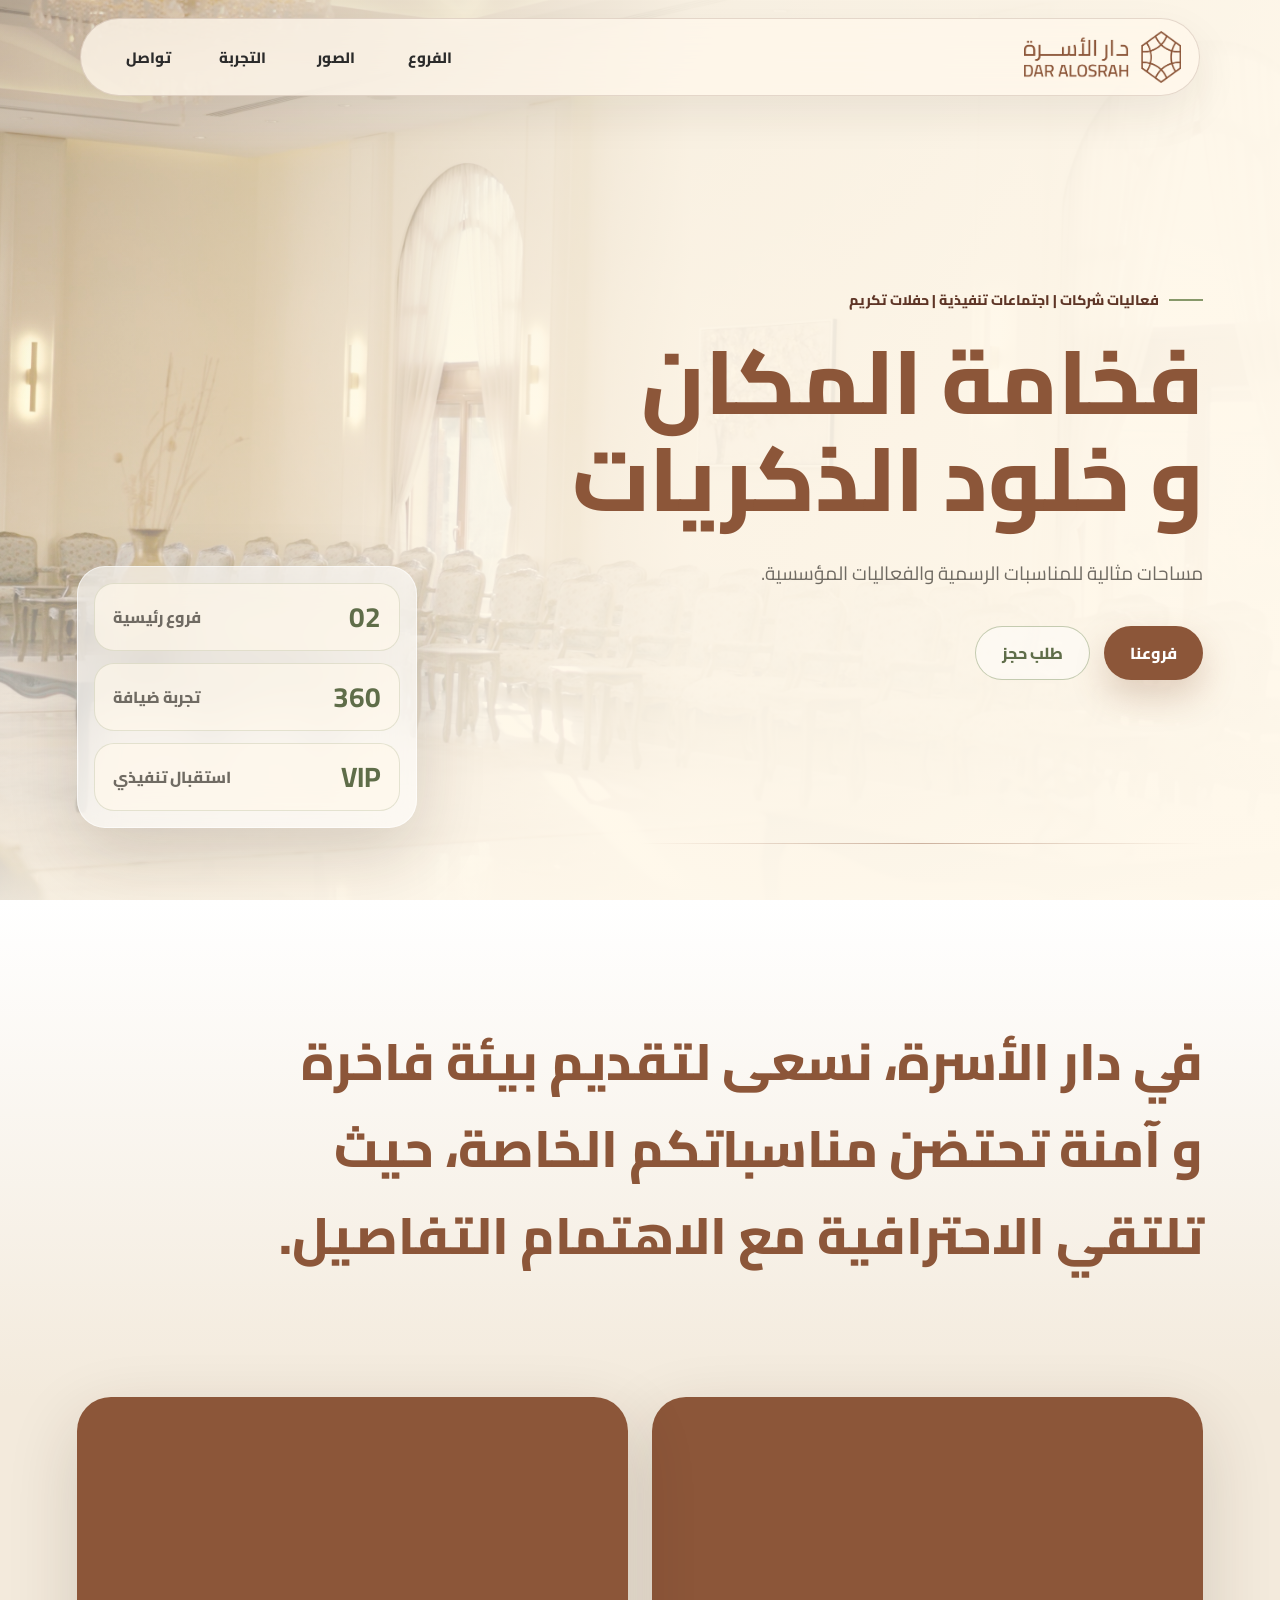
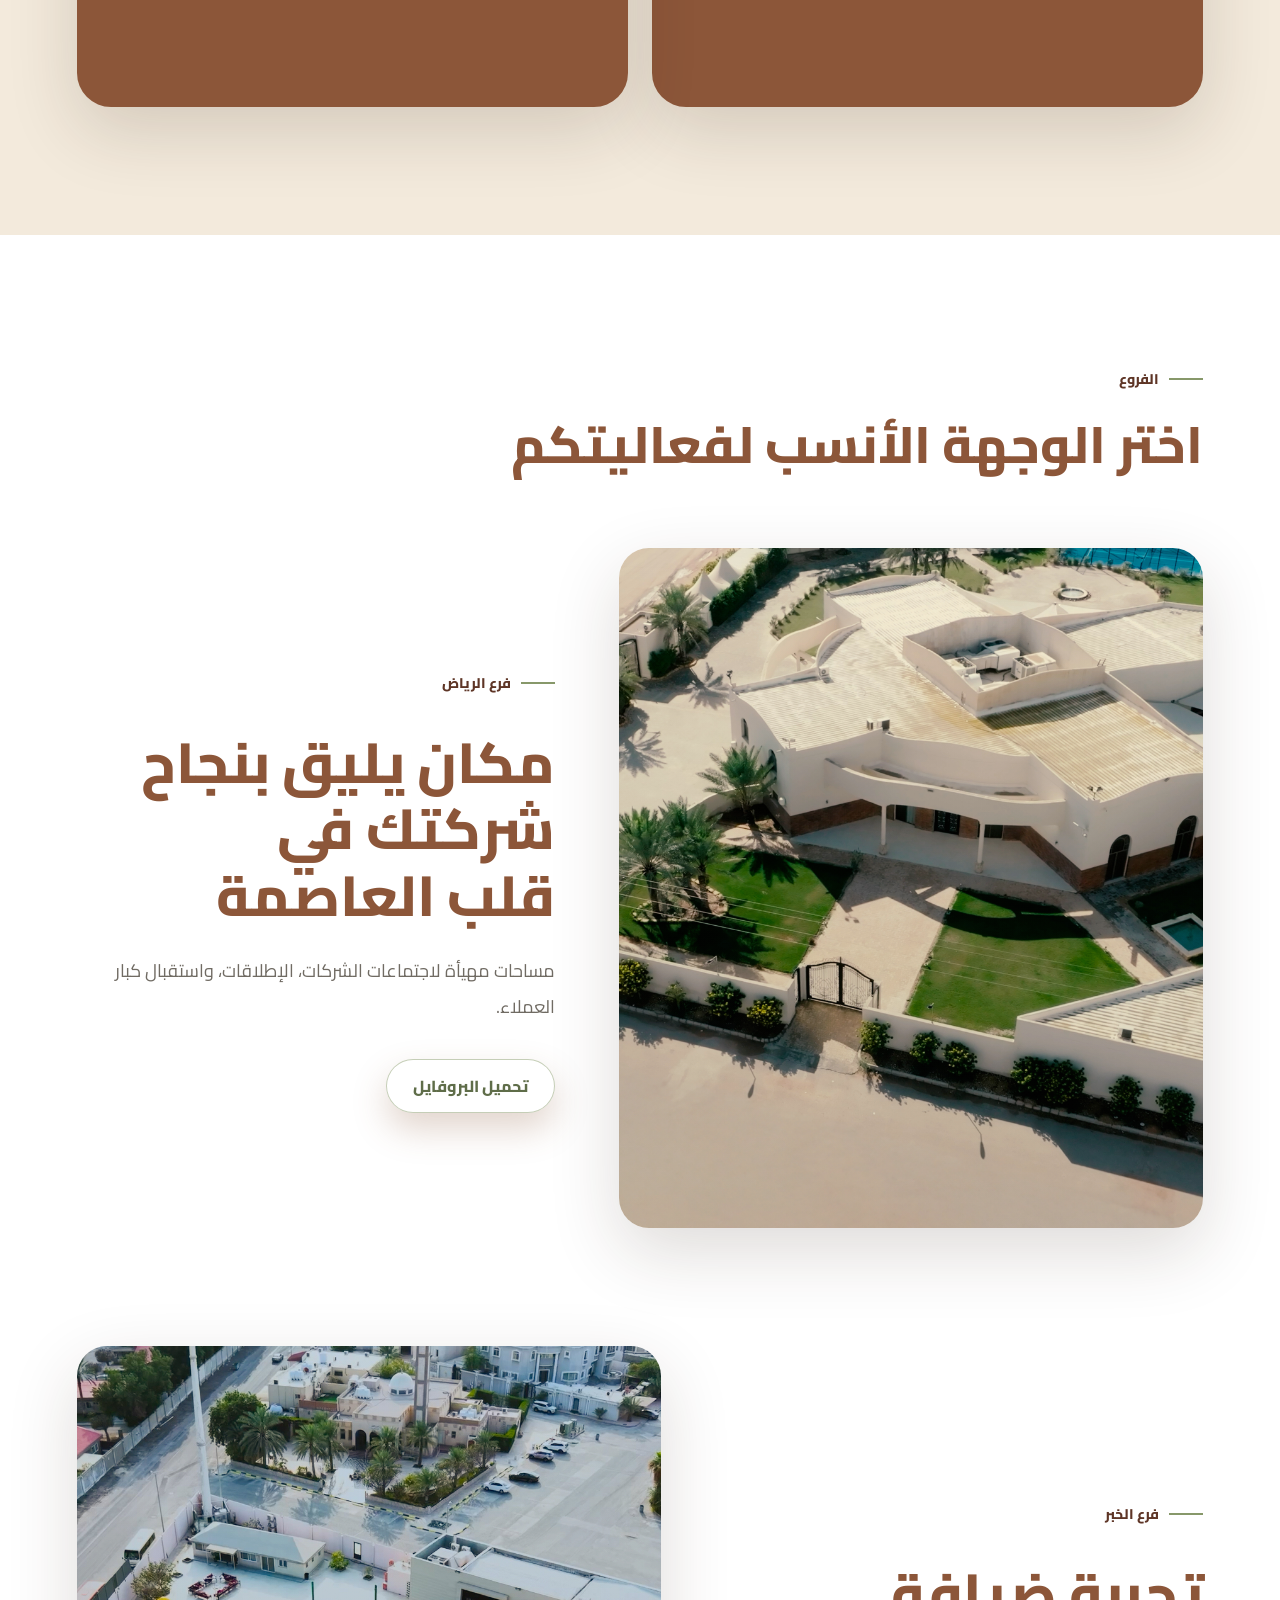
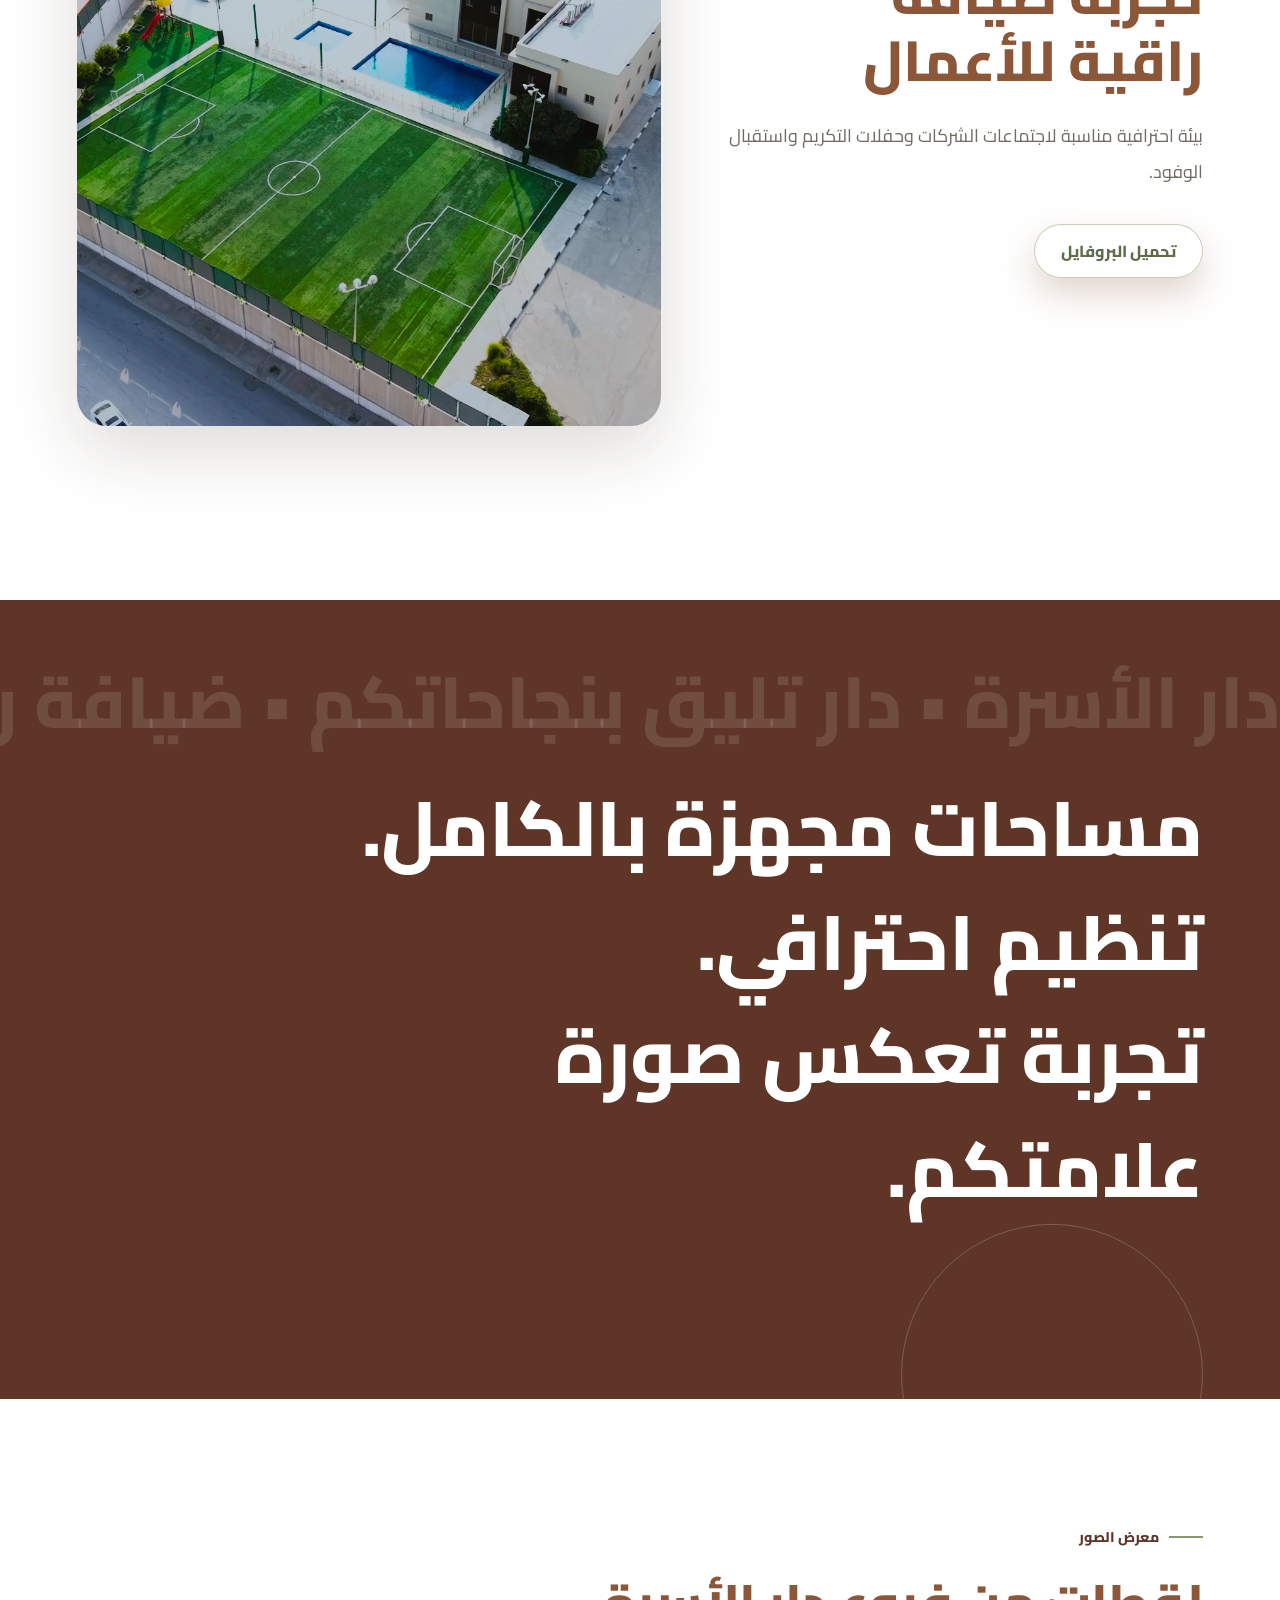
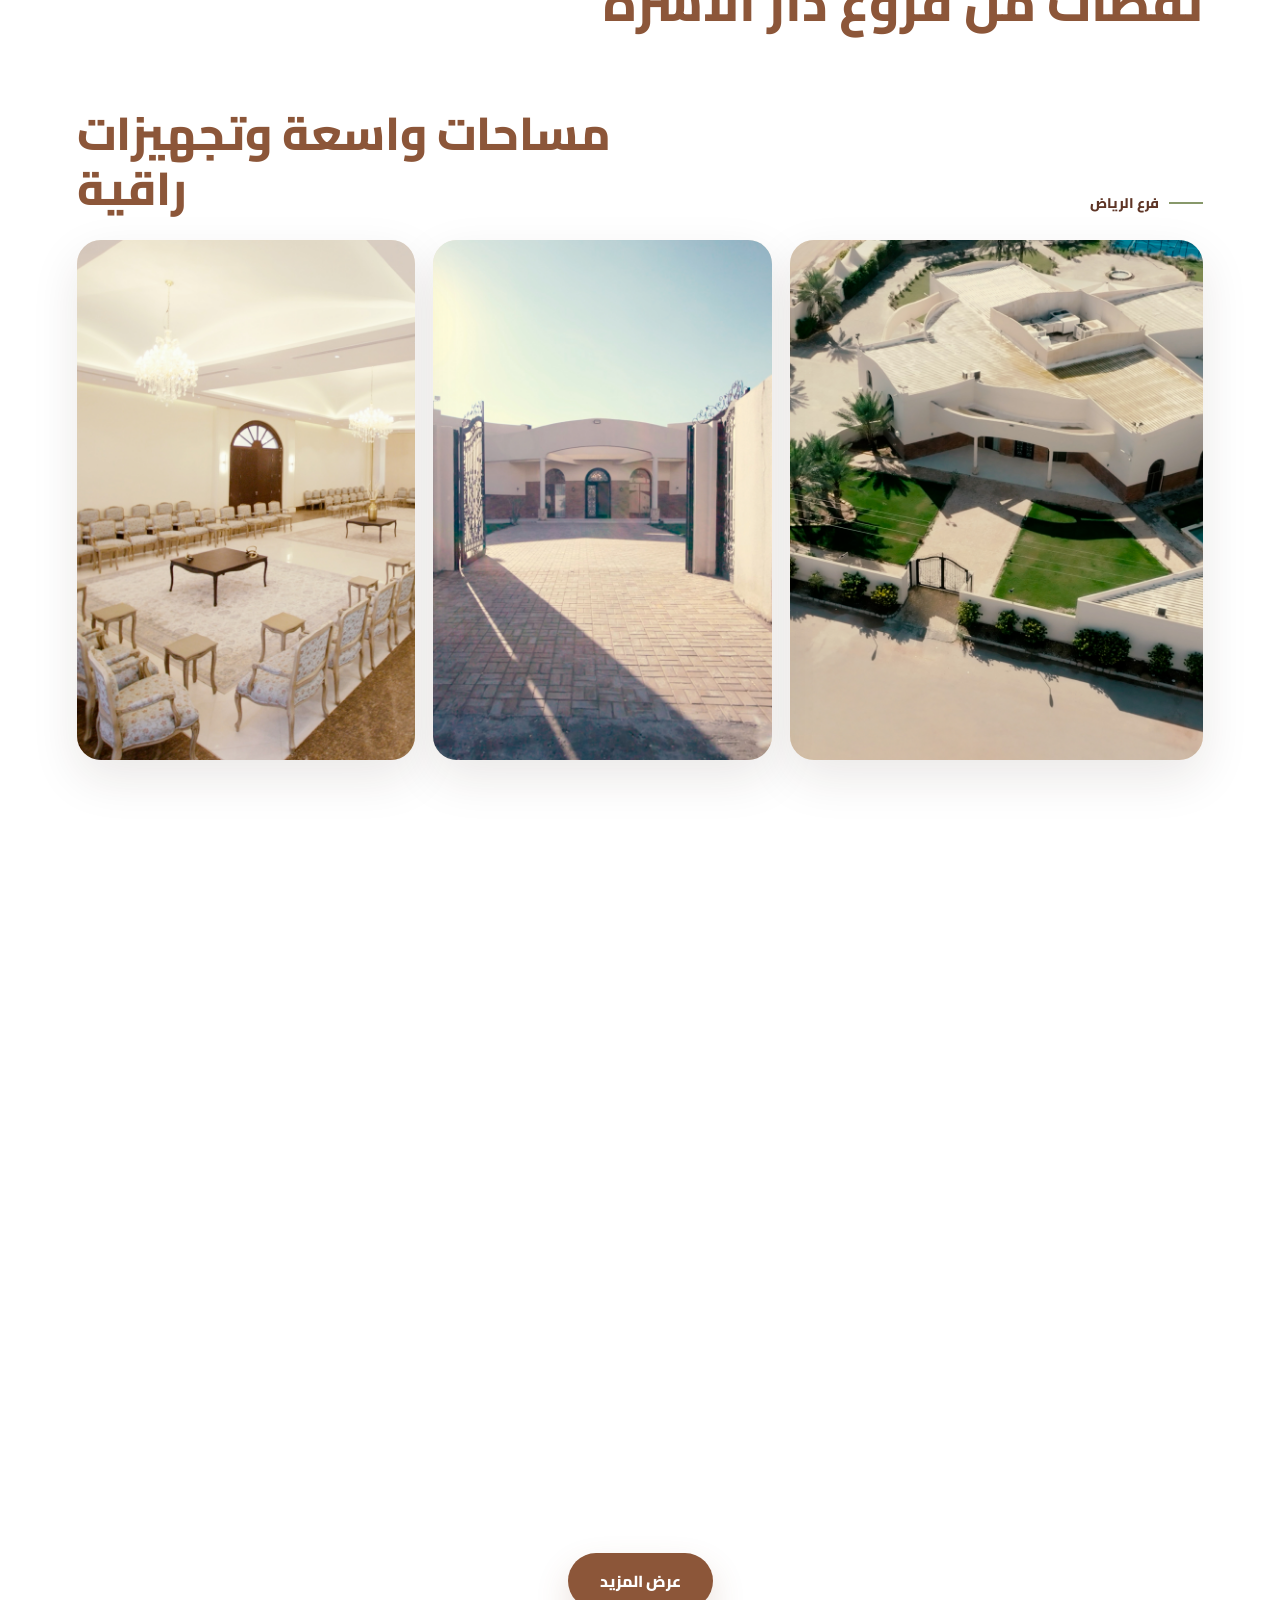
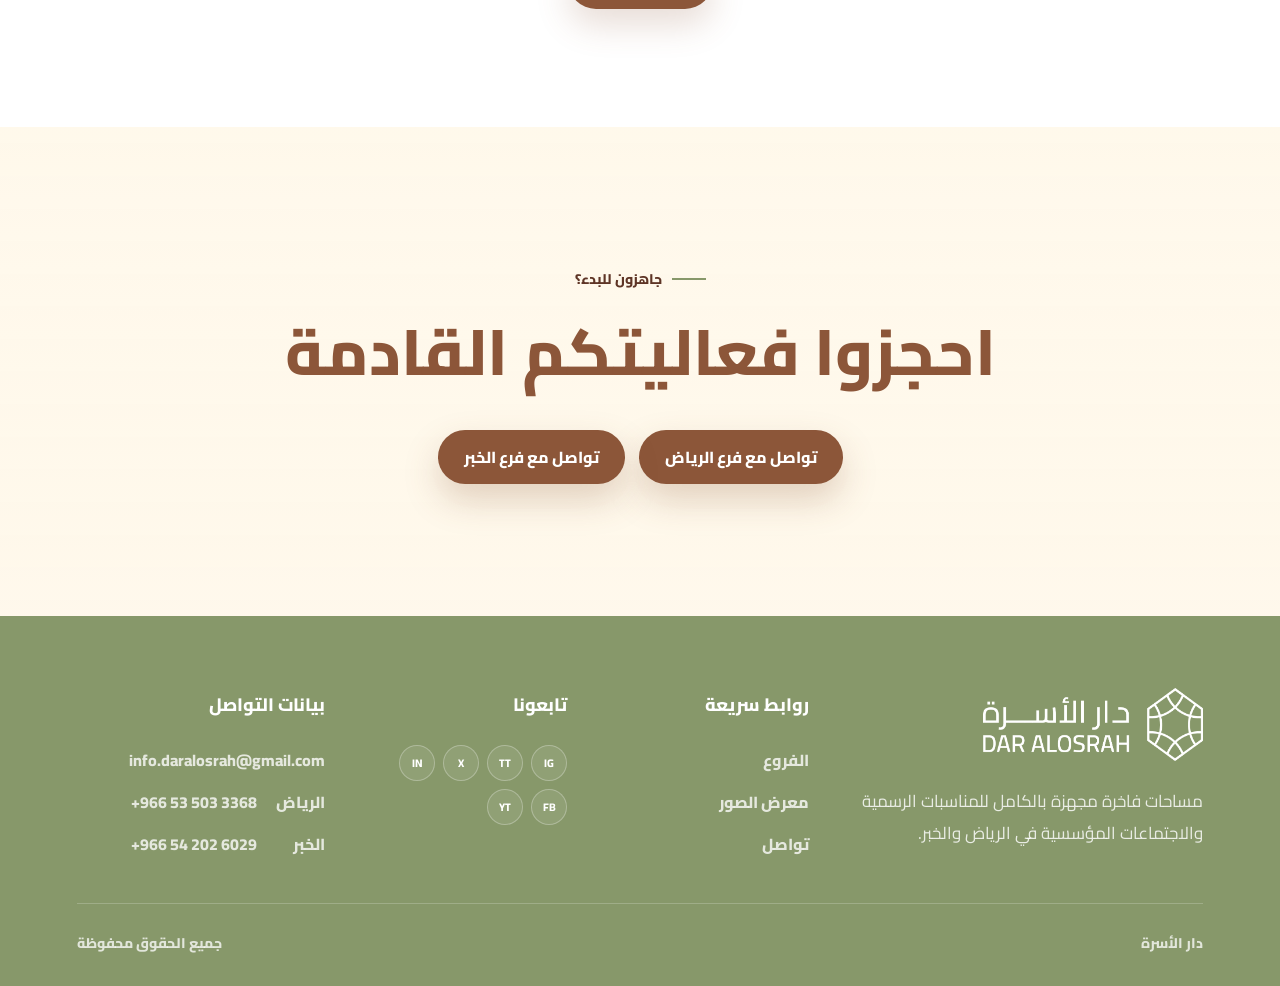
<file: index.html>
<!DOCTYPE html>
<html lang="ar" dir="rtl">
<head>
<meta charset="UTF-8">
<meta name="viewport" content="width=device-width, initial-scale=1.0">
<title>دار الأسرة | فعاليات الشركات</title>
<link rel="stylesheet" href="assets/styles.css?v=footer-branches-v2">
<link rel="preconnect" href="https://fonts.googleapis.com">
<link rel="preconnect" href="https://fonts.gstatic.com" crossorigin>
</head>
<body>

<header class="header">
  <a class="logo" href="#" aria-label="دار الأسرة">
    <img src="assets/dar-alosrah-logo.png" alt="دار الأسرة">
  </a>

  <button class="menu-toggle" type="button" aria-label="فتح القائمة" aria-expanded="false">
    <span></span>
    <span></span>
  </button>

  <nav class="nav">
    <a href="#branches">الفروع</a>
    <a href="gallery.html">الصور</a>
    <a href="#experience">التجربة</a>
    <a href="#contact">تواصل</a>
  </nav>
</header>

<main>
  <section class="hero">
    <img class="hero-image" src="assets/hero-ceremony.jpg?v=ceremony-hall" alt="">
    <div class="hero-overlay"></div>

    <div class="hero-content reveal">
      <p class="kicker">فعاليات شركات | اجتماعات تنفيذية | حفلات تكريم</p>

      <h1>
        فخامة المكان
        و خلود الذكريات
      </h1>

      <p class="description">
مساحات مثالية للمناسبات الرسمية والفعاليات المؤسسية.   </p>

      <div class="hero-actions">
        <a href="#branches" class="btn-primary">فروعنا</a>
        <a href="#contact" class="btn-ghost">طلب حجز</a>
      </div>
    </div>

    <div class="hero-panel reveal delay-1" aria-label="ملخص الخدمات">
      <div>
        <strong>02</strong>
        <span>فروع رئيسية</span>
      </div>
      <div>
        <strong>360</strong>
        <span>تجربة ضيافة</span>
      </div>
      <div>
        <strong>VIP</strong>
        <span>استقبال تنفيذي</span>
      </div>
    </div>
  </section>

  <section class="statement reveal">
    <p>
      في دار الأسرة، نسعى لتقديم بيئة فاخرة و آمنة تحتضن مناسباتكم الخاصة، حيث تلتقي الاحترافية مع الاهتمام التفاصيل.
    </p>
  </section>

  <section class="experience-video reveal" aria-label="تجربة ضيافة احترافية">
    <div class="video-frame">
      <iframe
        src="https://www.youtube.com/embed/HNjCKMeLueY"
        title="تجربة ضيافة احترافية - دار الأسرة"
        loading="lazy"
        allow="accelerometer; autoplay; clipboard-write; encrypted-media; gyroscope; picture-in-picture; web-share"
        allowfullscreen>
      </iframe>
    </div>

    <div class="video-frame">
      <iframe
        src="https://www.youtube.com/embed/y7Uhw6JlPA8"
        title="جولة في دار الأسرة"
        loading="lazy"
        allow="accelerometer; autoplay; clipboard-write; encrypted-media; gyroscope; picture-in-picture; web-share"
        allowfullscreen>
      </iframe>
    </div>
  </section>

  <section class="branches" id="branches">
    <div class="section-heading reveal">
      <span>الفروع</span>
      <h2>اختر الوجهة الأنسب لفعاليتكم</h2>
    </div>

    <article class="branch-grid reveal">
      <div class="branch-image">
        <img src="assets/riyadh-branch.jpg" alt="فرع دار الأسرة في الرياض من الأعلى">
      </div>

      <div class="branch-content">
        <span>فرع الرياض</span>

        <h3>
          مكان يليق بنجاح شركتك
          في قلب العاصمة
        </h3>

        <p>
          مساحات مهيأة لاجتماعات الشركات، الإطلاقات، واستقبال كبار العملاء.
        </p>

        <div class="buttons">
          <a href="profiles/dar-alosrah-riyadh-profile.pdf" download="dar-alosrah-riyadh-profile.pdf">تحميل البروفايل</a>
        </div>
      </div>
    </article>

    <article class="branch-grid reverse reveal">
      <div class="branch-image">
        <img src="assets/khobar-branch.jpg" alt="فرع دار الأسرة في الخبر من الأعلى">
      </div>

      <div class="branch-content">
        <span>فرع الخبر</span>

        <h3>
          تجربة ضيافة
          راقية للأعمال
        </h3>

        <p>
          بيئة احترافية مناسبة لاجتماعات الشركات وحفلات التكريم واستقبال الوفود.
        </p>

        <div class="buttons">
          <a href="profiles/dar-alosrah-khobar-profile.pdf" download="dar-alosrah-khobar-profile.pdf">تحميل البروفايل</a>
        </div>
      </div>
    </article>
  </section>

  <section class="experience-statement" id="experience">
    <div class="marquee" aria-hidden="true">
      <span>دار الأسرة • دار تليق بنجاحاتكم • ضيافة راقية • </span>
      <span>دار الأسرة • دار تليق بنجاحاتكم • ضيافة راقية • </span>
    </div>

    <h2 class="reveal">
      مساحات مجهزة بالكامل.<br>
      تنظيم احترافي.<br>
      تجربة تعكس صورة علامتكم.
    </h2>
  </section>

  <section class="gallery-section" aria-label="معرض الصور">
    <div class="section-heading reveal">
      <span>معرض الصور</span>
      <h2>لقطات من فروع دار الأسرة</h2>
    </div>

    <div class="gallery-category reveal">
      <div class="gallery-category-header">
        <span>فرع الرياض</span>
        <h3>مساحات واسعة وتجهيزات راقية</h3>
      </div>

      <div class="gallery-grid">
        <figure>
          <img src="assets/riyadh-branch.jpg" alt="فرع الرياض من الأعلى">
        </figure>
        <figure>
          <img src="assets/home-riyadh-gate.jpg?v=riyadh-gate" alt="مدخل فرع الرياض">
        </figure>
        <figure>
          <img src="assets/gallery-hall.jpg" alt="قاعة واسعة لاجتماعات وفعاليات الشركات">
        </figure>
      </div>
    </div>

    <div class="gallery-category reveal">
      <div class="gallery-category-header">
        <span>فرع الخبر</span>
        <h3>بيئة مناسبة للضيافة وفعاليات الأعمال</h3>
      </div>

      <div class="gallery-grid">
        <figure>
          <img src="assets/khobar-branch.jpg" alt="فرع الخبر من الأعلى">
        </figure>
        <figure>
          <img src="assets/gallery-lounge.jpg" alt="صالة ضيافة في دار الأسرة">
        </figure>
        <figure>
          <img src="assets/gallery-ceremony.jpg?v=kh-lounge" alt="قاعة مناسبات مجهزة للفعاليات">
        </figure>
      </div>
    </div>

    <div class="gallery-more-actions reveal">
      <a href="gallery.html">عرض المزيد</a>
    </div>
  </section>

  <section class="cta" id="contact">
    <div class="cta-inner reveal">
      <span>جاهزون للبدء؟</span>
      <h2>احجزوا فعاليتكم القادمة</h2>

      <div class="cta-buttons">
        <a href="https://wa.me/966535033368" target="_blank" rel="noopener noreferrer">تواصل مع فرع الرياض</a>
        <a href="https://wa.me/966542026029" target="_blank" rel="noopener noreferrer">تواصل مع فرع الخبر</a>
      </div>
    </div>
  </section>
</main>

<footer class="site-footer">
  <div class="footer-brand">
    <img src="assets/dar-alosrah-logo.png" alt="دار الأسرة">
    <p>مساحات فاخرة مجهزة بالكامل للمناسبات
الرسمية والاجتماعات المؤسسية في الرياض والخبر.</p>
  </div>

  <div class="footer-links">
    <h3>روابط سريعة</h3>
    <a href="#branches">الفروع</a>
    <a href="gallery.html">معرض الصور</a>
    <a href="#contact">تواصل</a>
  </div>

  <div class="footer-social">
    <h3>تابعونا</h3>
    <div class="social-links" aria-label="روابط التواصل الاجتماعي">
      <a href="https://www.instagram.com/daralosrah" aria-label="Instagram" target="_blank" rel="noopener noreferrer">IG</a>
      <a href="https://www.tiktok.com/@daralosrah" aria-label="TikTok" target="_blank" rel="noopener noreferrer">TT</a>
      <a href="https://x.com/daralosrah" aria-label="X" target="_blank" rel="noopener noreferrer">X</a>
      <a href="https://www.linkedin.com/company/dar-alosrah/" aria-label="LinkedIn" target="_blank" rel="noopener noreferrer">IN</a>
      <a href="https://www.facebook.com/people/Dar-Alosrah/61586780235686/?mibextid=wwXIfr&amp;rdid=LRDDMT0wYE7sK3en&amp;share_url=https%3A%2F%2Fwww.facebook.com%2Fshare%2F1AYmwpd3Va%2F%3Fmibextid%3DwwXIfr" aria-label="Facebook" target="_blank" rel="noopener noreferrer">FB</a>
      <a href="https://www.youtube.com/@daralosrah" aria-label="YouTube" target="_blank" rel="noopener noreferrer">YT</a>
    </div>
  </div>

  <div class="footer-contact">
    <h3>بيانات التواصل</h3>
    <a href="mailto:info.daralosrah@gmail.com">info.daralosrah@gmail.com</a>
    <a href="tel:+966535033368"><span>الرياض</span><bdi dir="ltr">+966 53 503 3368</bdi></a>
    <a href="tel:+966542026029"><span>الخبر</span><bdi dir="ltr">+966 54 202 6029</bdi></a>
  </div>

  <div class="footer-bottom">
    <span>دار الأسرة</span>
    <span>جميع الحقوق محفوظة</span>
  </div>
</footer>

<a href="#" class="whatsapp" aria-label="التواصل عبر واتساب">
واتساب
</a>

<script>
  const header = document.querySelector('.header');
  const toggle = document.querySelector('.menu-toggle');
  const nav = document.querySelector('.nav');
  const revealItems = document.querySelectorAll('.reveal');

  const setHeaderState = () => {
    header.classList.toggle('is-scrolled', window.scrollY > 16);
  };

  const observer = new IntersectionObserver((entries) => {
    entries.forEach((entry) => {
      if (entry.isIntersecting) {
        entry.target.classList.add('is-visible');
        observer.unobserve(entry.target);
      }
    });
  }, { threshold: 0.18 });

  revealItems.forEach((item) => observer.observe(item));
  setHeaderState();

  window.addEventListener('scroll', setHeaderState, { passive: true });

  toggle.addEventListener('click', () => {
    const isOpen = nav.classList.toggle('is-open');
    toggle.classList.toggle('is-open', isOpen);
    toggle.setAttribute('aria-expanded', String(isOpen));
  });

  nav.querySelectorAll('a').forEach((link) => {
    link.addEventListener('click', () => {
      nav.classList.remove('is-open');
      toggle.classList.remove('is-open');
      toggle.setAttribute('aria-expanded', 'false');
    });
  });
</script>

</body>
</html>
</file>
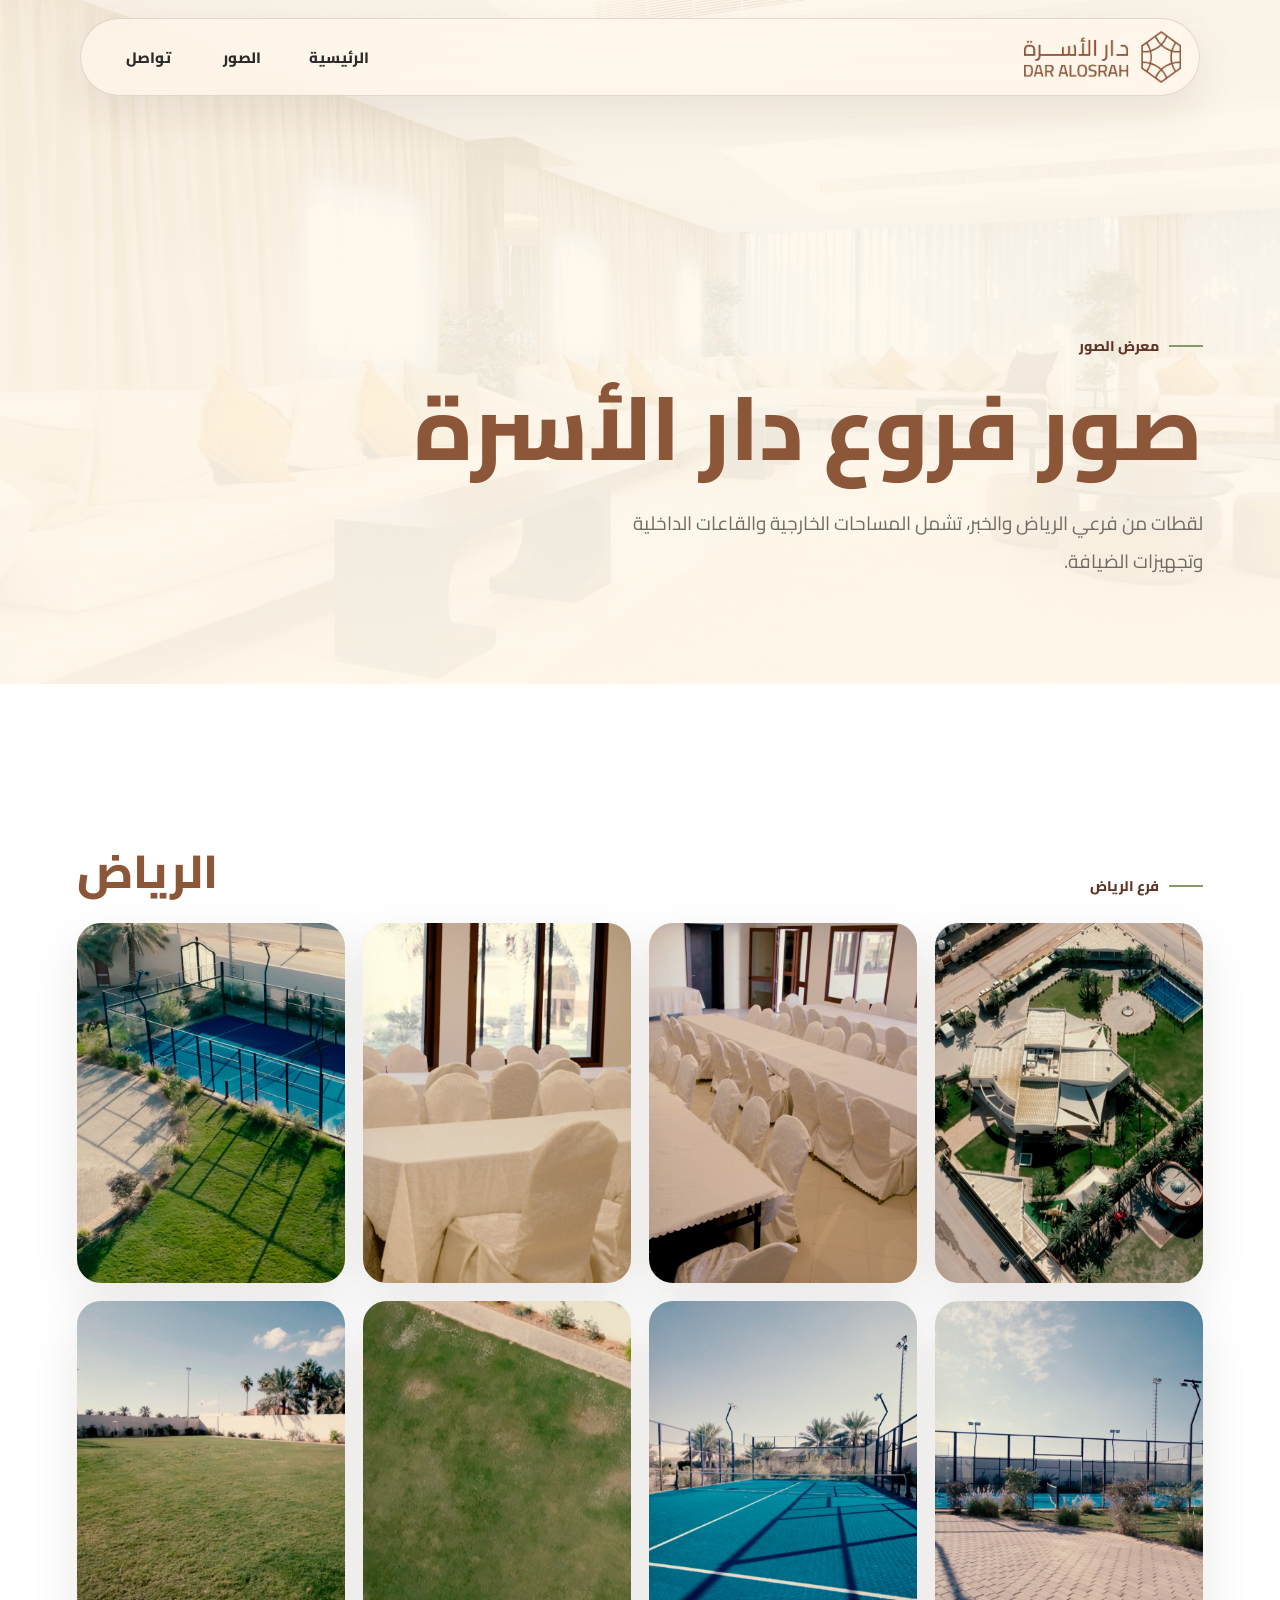
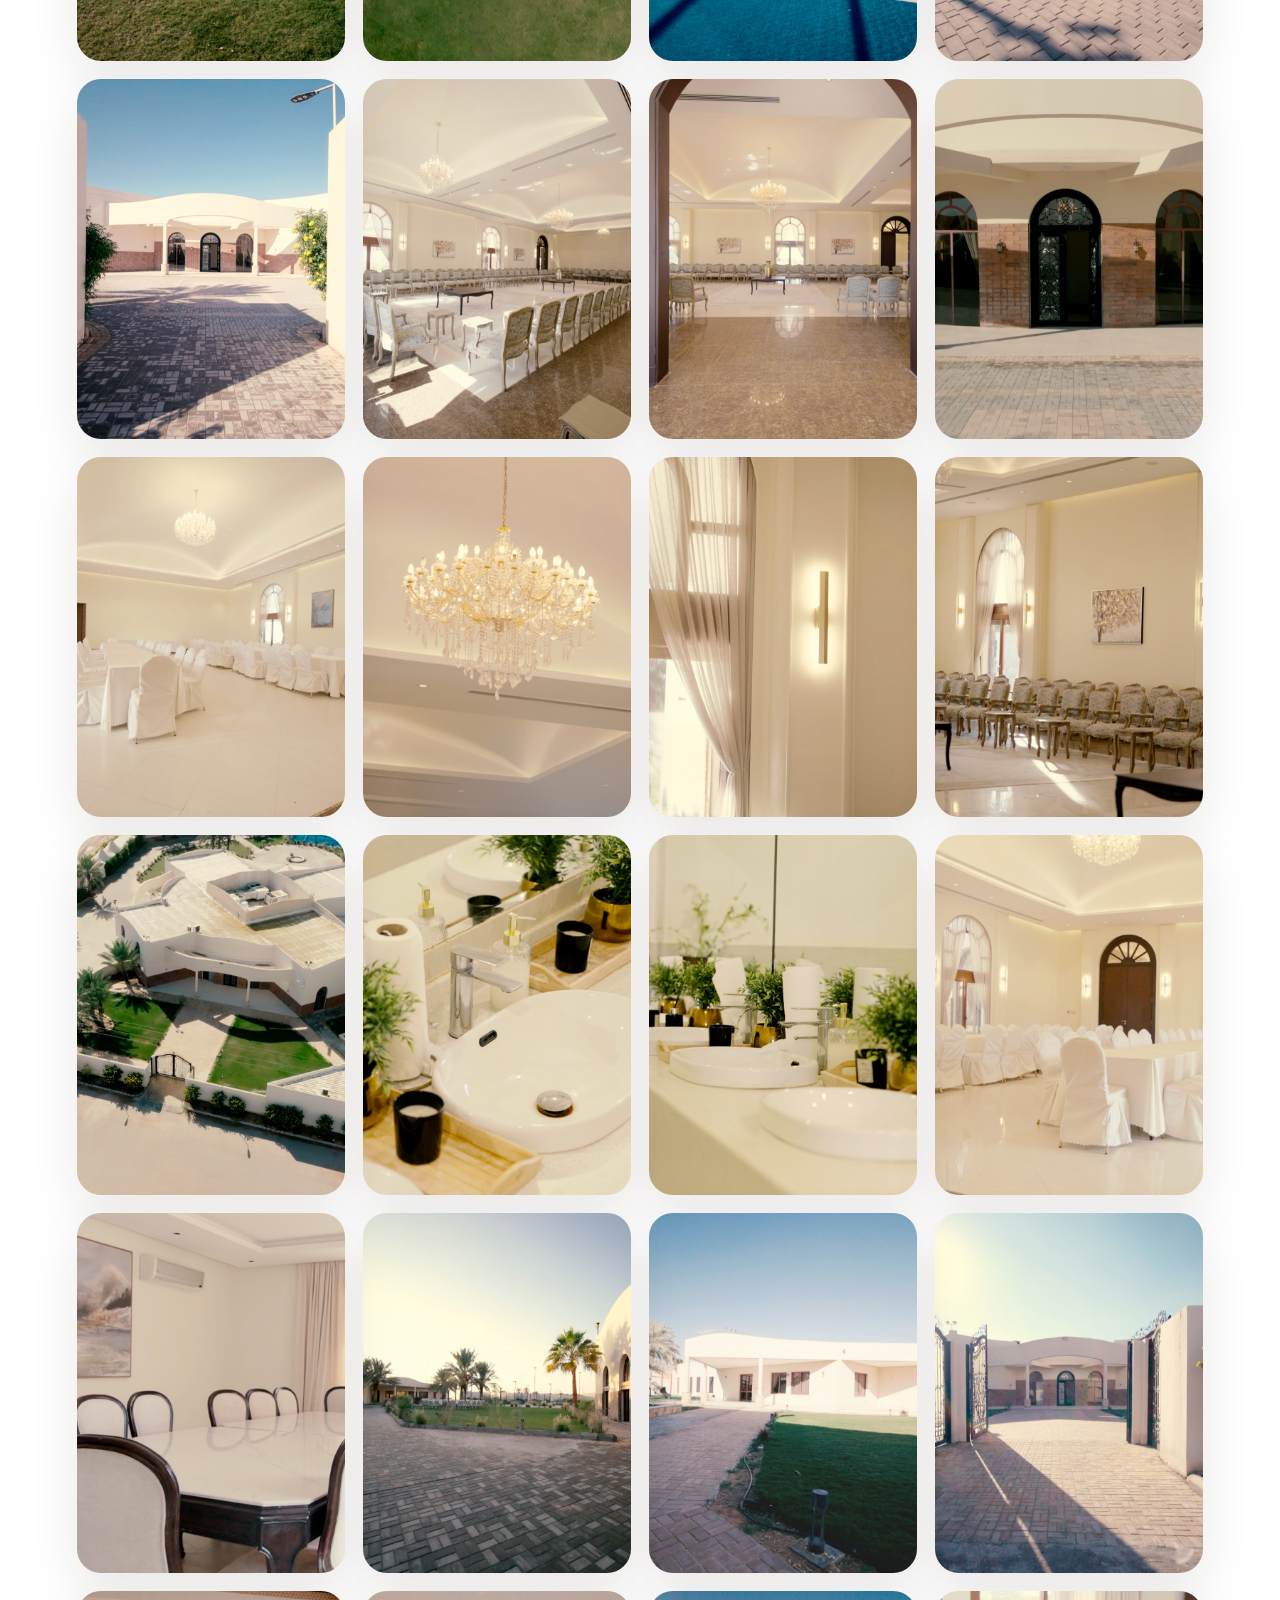
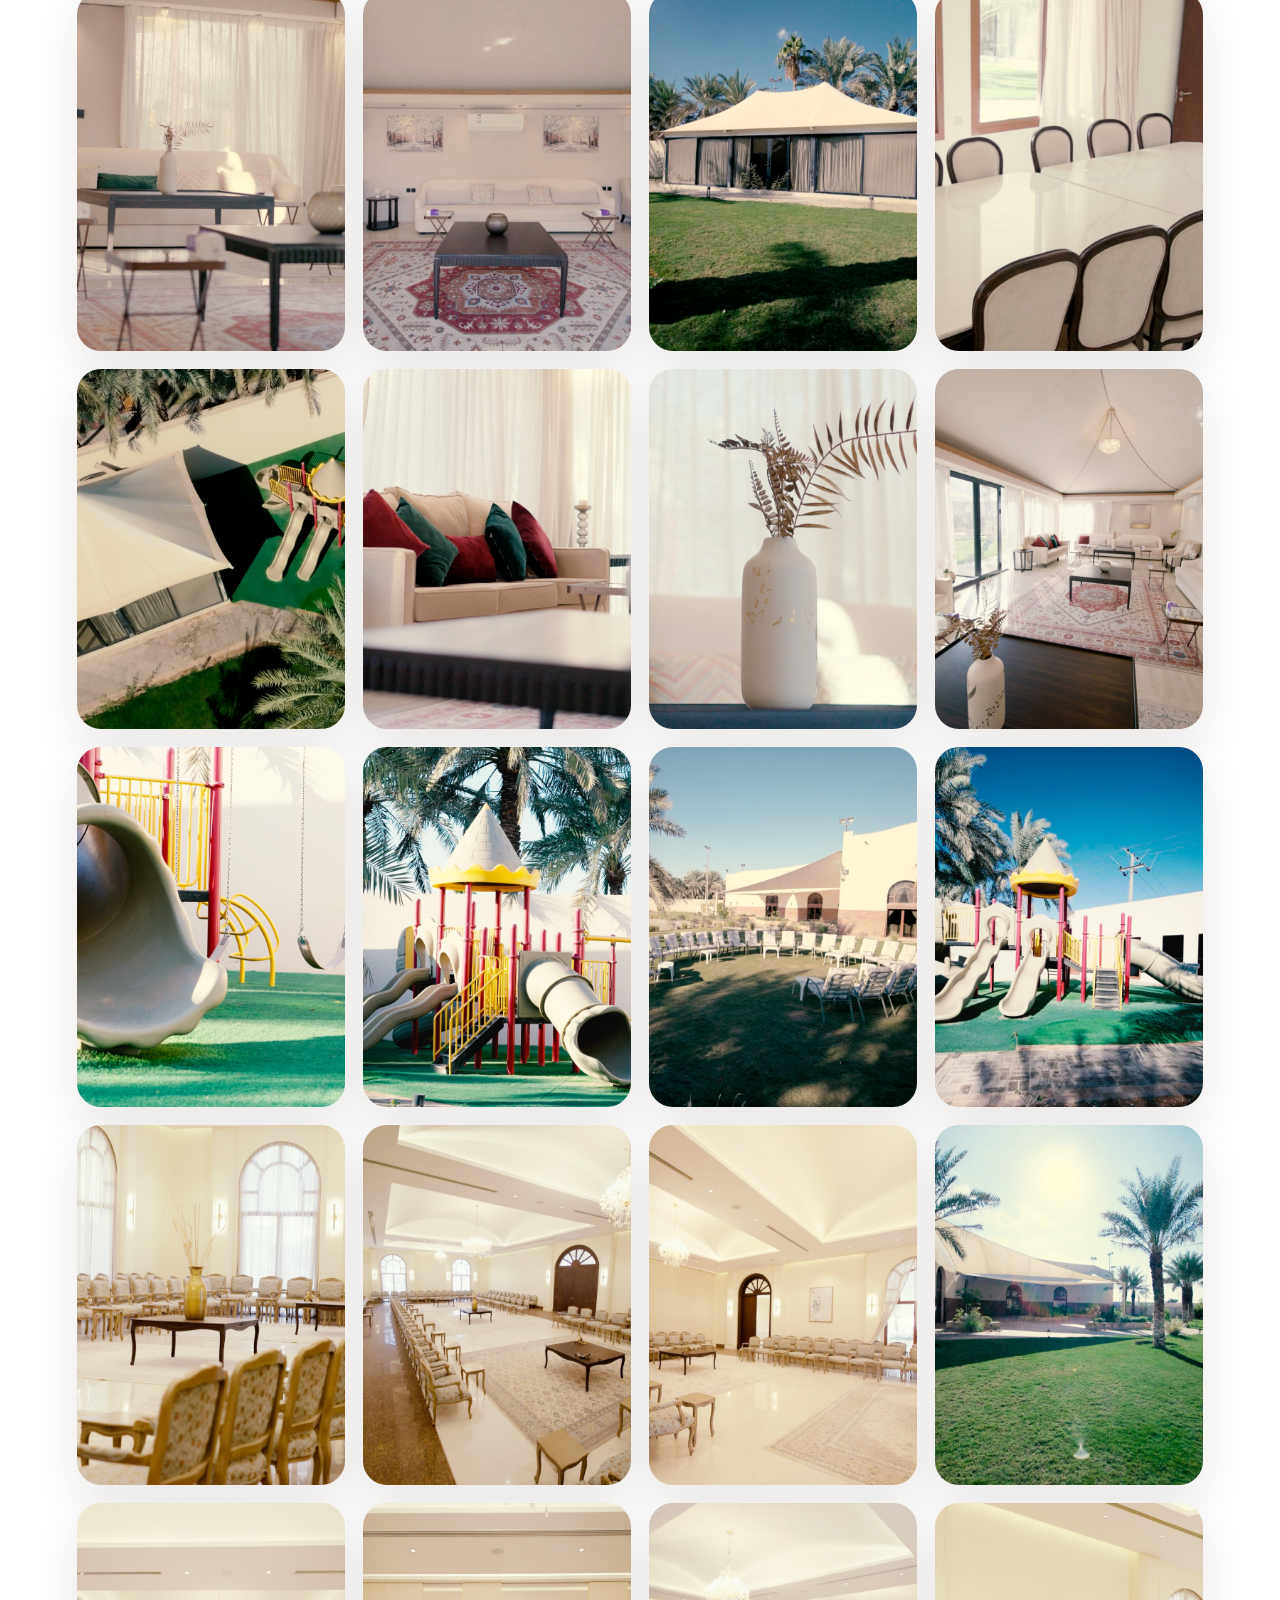
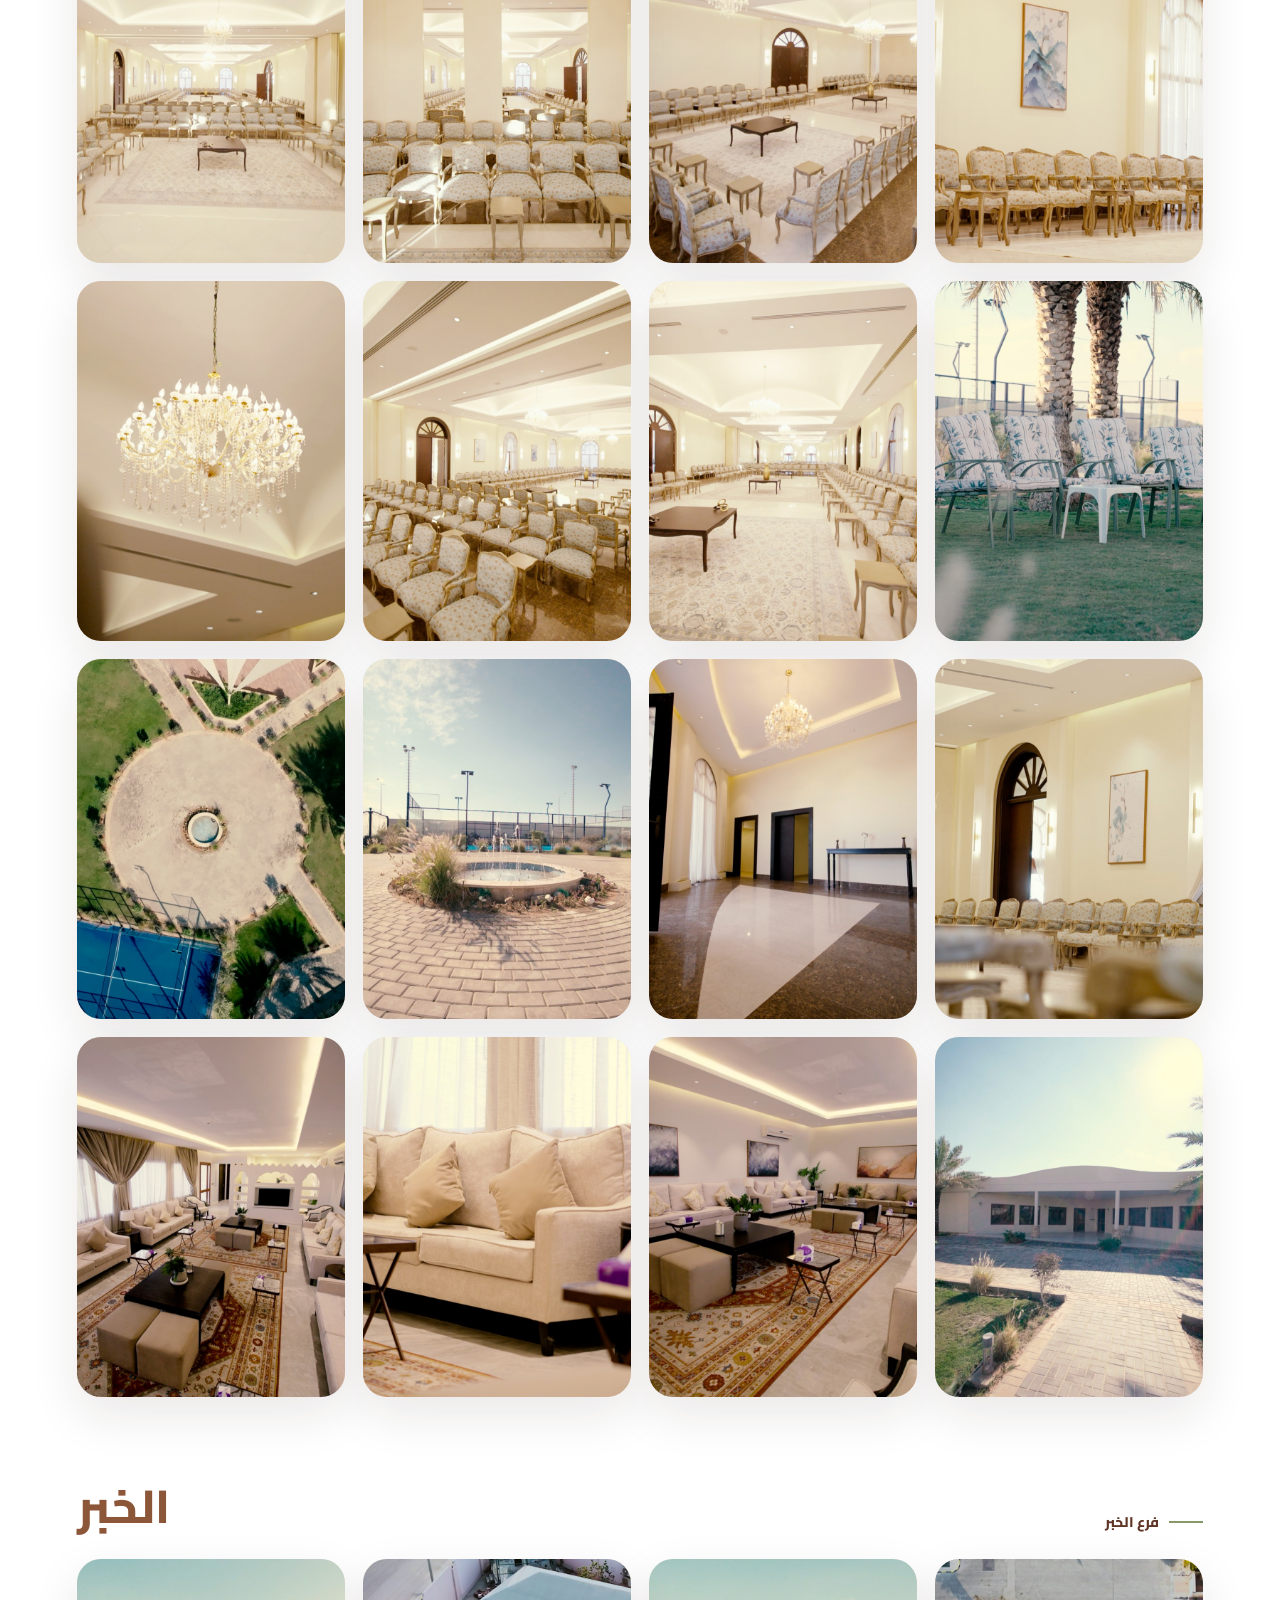
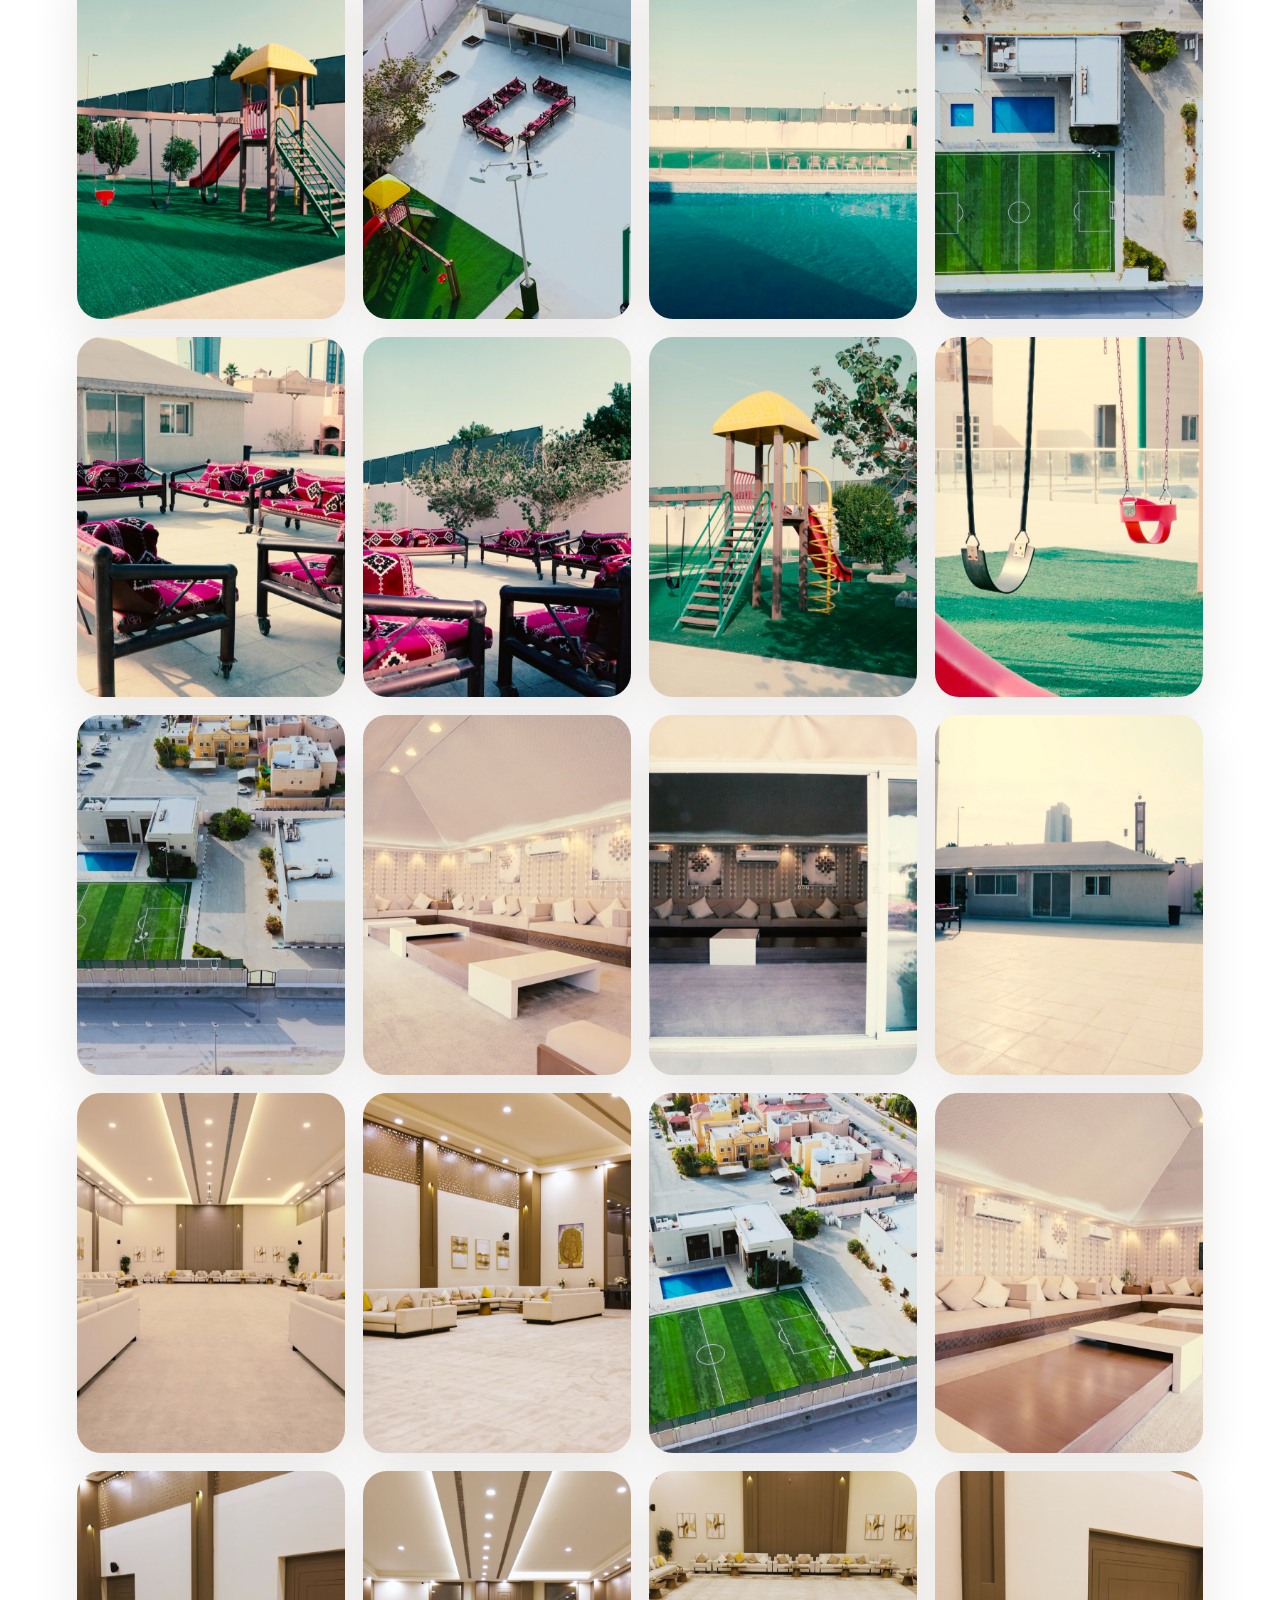
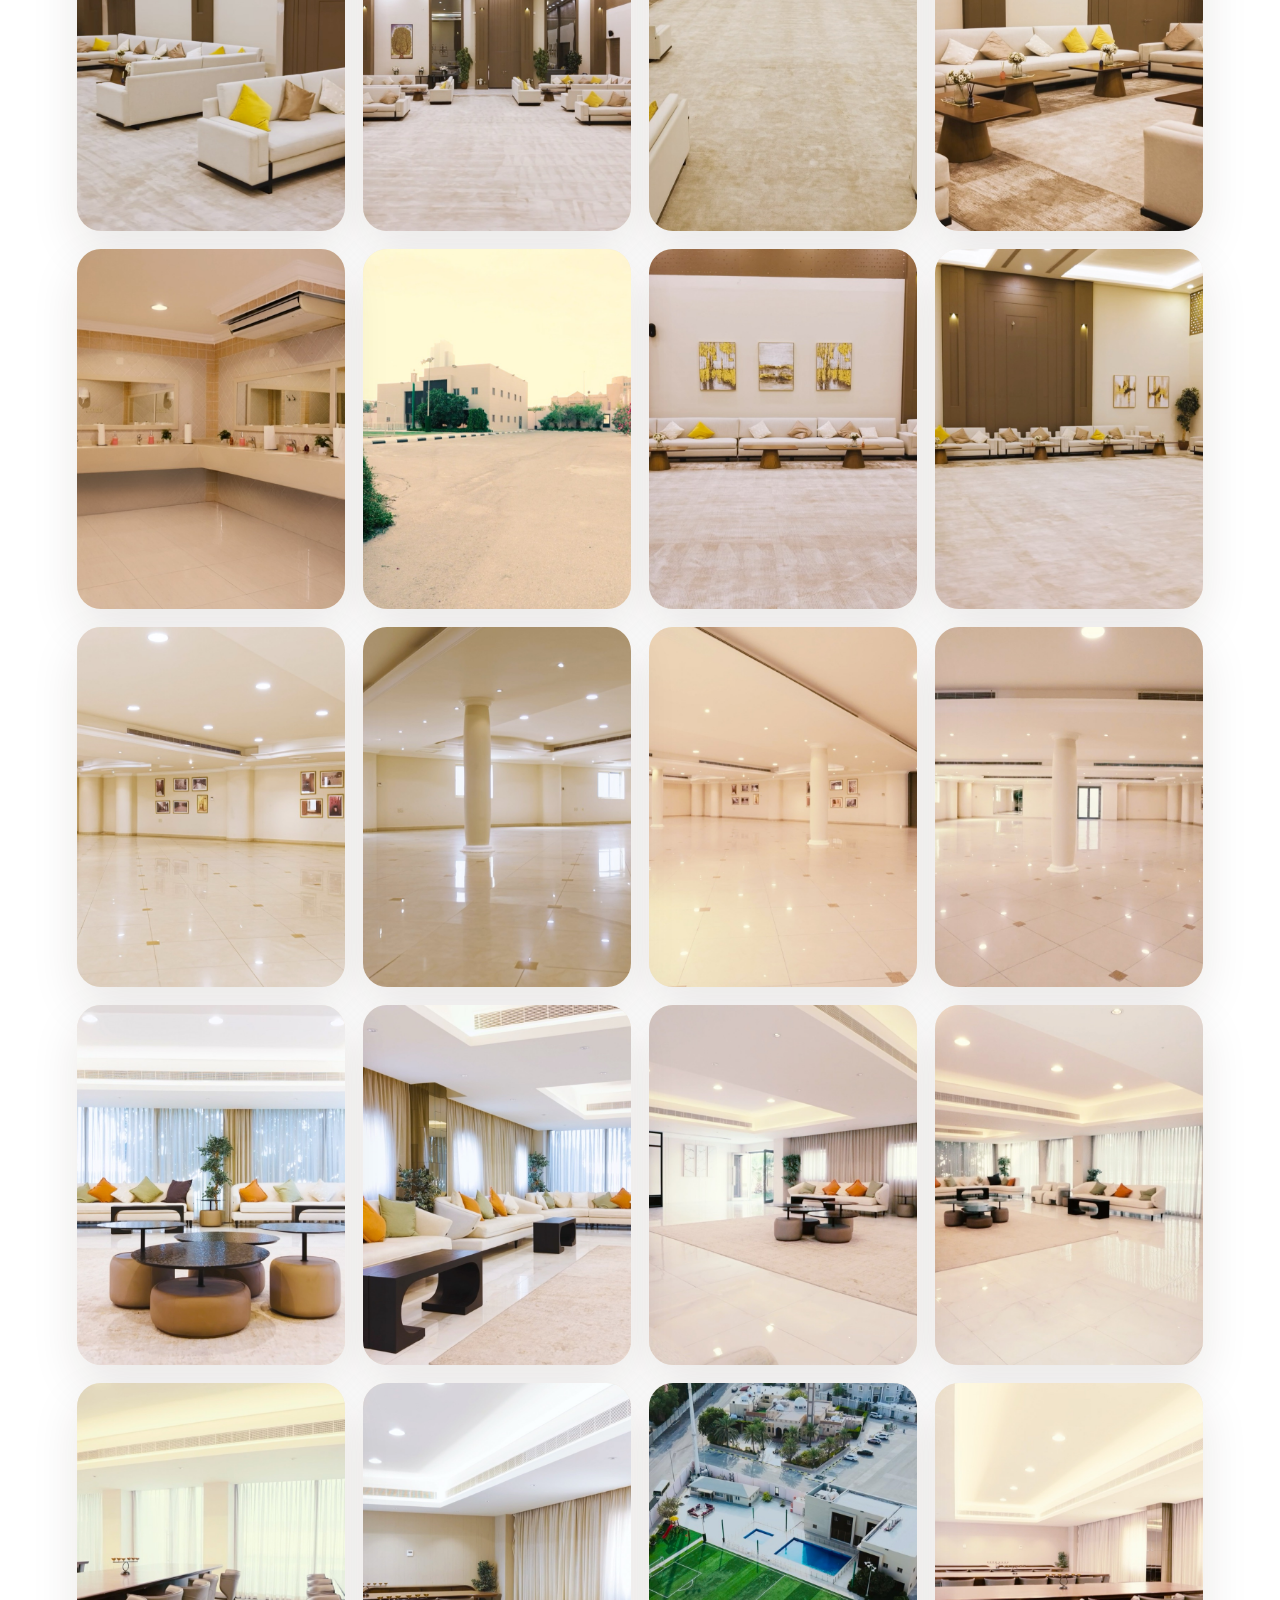
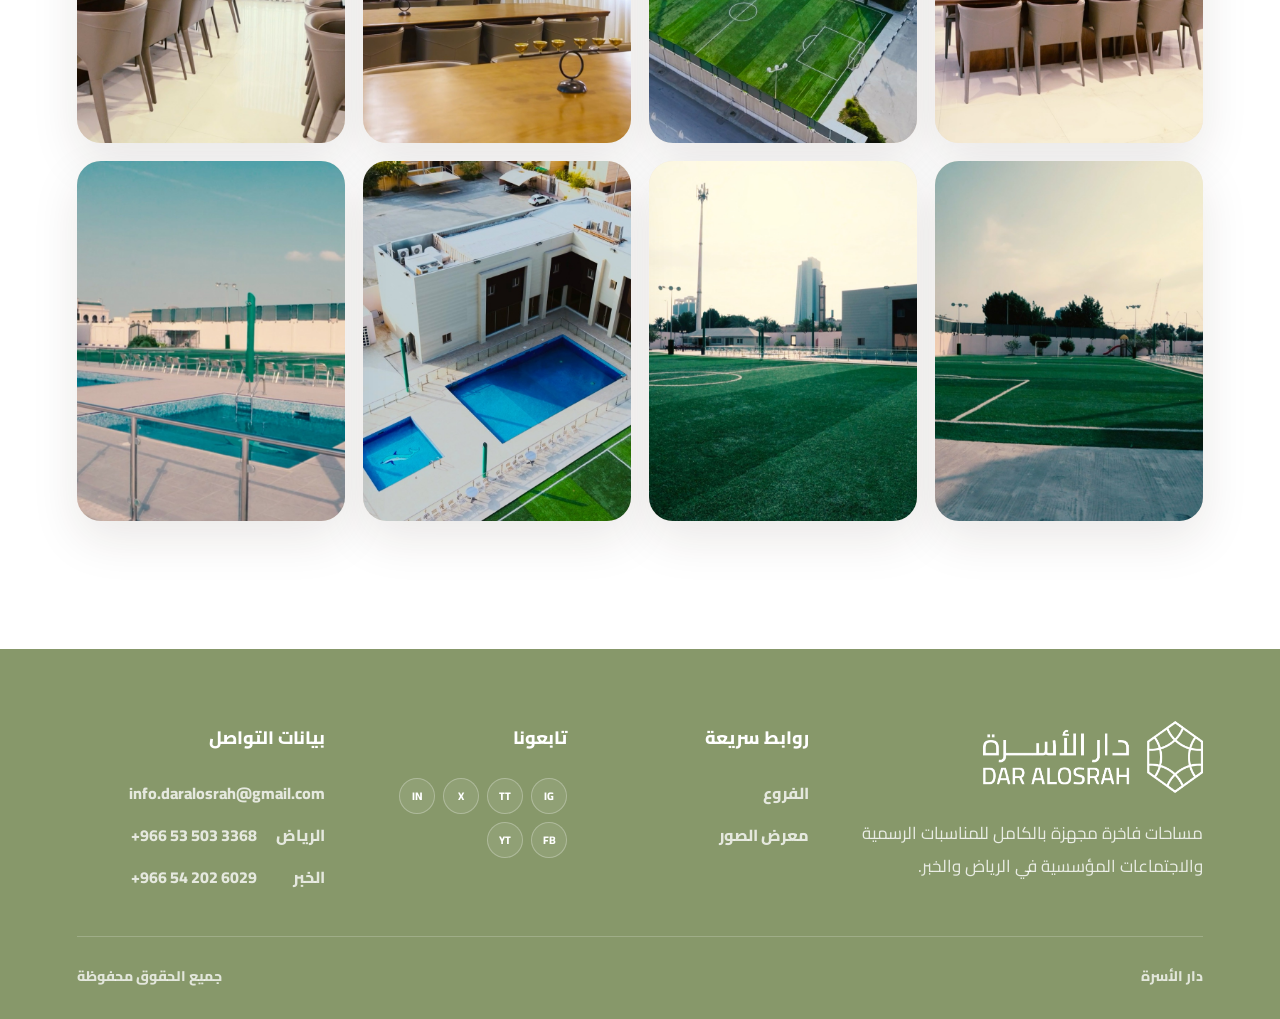
<file: gallery.html>
<!DOCTYPE html>
<html lang="ar" dir="rtl">
<head>
<meta charset="UTF-8">
<meta name="viewport" content="width=device-width, initial-scale=1.0">
<meta name="description" content="معرض صور فروع دار الأسرة في الرياض والخبر.">
<title>دار الأسرة | معرض الصور</title>
<link rel="stylesheet" href="assets/styles.css?v=footer-branches-v2">
<link rel="preconnect" href="https://fonts.googleapis.com">
<link rel="preconnect" href="https://fonts.gstatic.com" crossorigin>
</head>
<body>

<header class="header">
  <a class="logo" href="index.html" aria-label="دار الأسرة">
    <img src="assets/dar-alosrah-logo.png" alt="دار الأسرة">
  </a>

  <button class="menu-toggle" type="button" aria-label="فتح القائمة" aria-expanded="false">
    <span></span>
    <span></span>
  </button>

  <nav class="nav">
    <a href="index.html">الرئيسية</a>
    <a href="gallery.html">الصور</a>
    <a href="index.html#contact">تواصل</a>
  </nav>
</header>

<main>
  <section class="gallery-page-hero">
    <div class="branch-page-content">
      <p class="kicker">معرض الصور</p>
      <h1>صور فروع دار الأسرة</h1>
      <p class="description">لقطات من فرعي الرياض والخبر، تشمل المساحات الخارجية والقاعات الداخلية وتجهيزات الضيافة.</p>
    </div>
  </section>

  <section class="gallery-page-section">
    <div class="gallery-category">
      <div class="gallery-category-header">
        <span>فرع الرياض</span>
        <h3>الرياض</h3>
      </div>

      <div class="all-gallery-grid">
        <figure><img src="assets/gallery/riyadh/riyadh-01.jpg" alt="صورة من فرع الرياض 1" loading="lazy"></figure>
        <figure><img src="assets/gallery/riyadh/riyadh-02.jpg" alt="صورة من فرع الرياض 2" loading="lazy"></figure>
        <figure><img src="assets/gallery/riyadh/riyadh-03.jpg" alt="صورة من فرع الرياض 3" loading="lazy"></figure>
        <figure><img src="assets/gallery/riyadh/riyadh-04.jpg" alt="صورة من فرع الرياض 4" loading="lazy"></figure>
        <figure><img src="assets/gallery/riyadh/riyadh-05.jpg" alt="صورة من فرع الرياض 5" loading="lazy"></figure>
        <figure><img src="assets/gallery/riyadh/riyadh-06.jpg" alt="صورة من فرع الرياض 6" loading="lazy"></figure>
        <figure><img src="assets/gallery/riyadh/riyadh-07.jpg" alt="صورة من فرع الرياض 7" loading="lazy"></figure>
        <figure><img src="assets/gallery/riyadh/riyadh-08.jpg" alt="صورة من فرع الرياض 8" loading="lazy"></figure>
        <figure><img src="assets/gallery/riyadh/riyadh-09.jpg" alt="صورة من فرع الرياض 9" loading="lazy"></figure>
        <figure><img src="assets/gallery/riyadh/riyadh-10.jpg" alt="صورة من فرع الرياض 10" loading="lazy"></figure>
        <figure><img src="assets/gallery/riyadh/riyadh-11.jpg" alt="صورة من فرع الرياض 11" loading="lazy"></figure>
        <figure><img src="assets/gallery/riyadh/riyadh-12.jpg" alt="صورة من فرع الرياض 12" loading="lazy"></figure>
        <figure><img src="assets/gallery/riyadh/riyadh-13.jpg" alt="صورة من فرع الرياض 13" loading="lazy"></figure>
        <figure><img src="assets/gallery/riyadh/riyadh-14.jpg" alt="صورة من فرع الرياض 14" loading="lazy"></figure>
        <figure><img src="assets/gallery/riyadh/riyadh-15.jpg" alt="صورة من فرع الرياض 15" loading="lazy"></figure>
        <figure><img src="assets/gallery/riyadh/riyadh-16.jpg" alt="صورة من فرع الرياض 16" loading="lazy"></figure>
        <figure><img src="assets/gallery/riyadh/riyadh-17.jpg" alt="صورة من فرع الرياض 17" loading="lazy"></figure>
        <figure><img src="assets/gallery/riyadh/riyadh-18.jpg" alt="صورة من فرع الرياض 18" loading="lazy"></figure>
        <figure><img src="assets/gallery/riyadh/riyadh-19.jpg" alt="صورة من فرع الرياض 19" loading="lazy"></figure>
        <figure><img src="assets/gallery/riyadh/riyadh-20.jpg" alt="صورة من فرع الرياض 20" loading="lazy"></figure>
        <figure><img src="assets/gallery/riyadh/riyadh-21.jpg" alt="صورة من فرع الرياض 21" loading="lazy"></figure>
        <figure><img src="assets/gallery/riyadh/riyadh-22.jpg" alt="صورة من فرع الرياض 22" loading="lazy"></figure>
        <figure><img src="assets/gallery/riyadh/riyadh-23.jpg" alt="صورة من فرع الرياض 23" loading="lazy"></figure>
        <figure><img src="assets/gallery/riyadh/riyadh-24.jpg" alt="صورة من فرع الرياض 24" loading="lazy"></figure>
        <figure><img src="assets/gallery/riyadh/riyadh-25.jpg" alt="صورة من فرع الرياض 25" loading="lazy"></figure>
        <figure><img src="assets/gallery/riyadh/riyadh-26.jpg" alt="صورة من فرع الرياض 26" loading="lazy"></figure>
        <figure><img src="assets/gallery/riyadh/riyadh-27.jpg" alt="صورة من فرع الرياض 27" loading="lazy"></figure>
        <figure><img src="assets/gallery/riyadh/riyadh-28.jpg" alt="صورة من فرع الرياض 28" loading="lazy"></figure>
        <figure><img src="assets/gallery/riyadh/riyadh-29.jpg" alt="صورة من فرع الرياض 29" loading="lazy"></figure>
        <figure><img src="assets/gallery/riyadh/riyadh-30.jpg" alt="صورة من فرع الرياض 30" loading="lazy"></figure>
        <figure><img src="assets/gallery/riyadh/riyadh-31.jpg" alt="صورة من فرع الرياض 31" loading="lazy"></figure>
        <figure><img src="assets/gallery/riyadh/riyadh-32.jpg" alt="صورة من فرع الرياض 32" loading="lazy"></figure>
        <figure><img src="assets/gallery/riyadh/riyadh-33.jpg" alt="صورة من فرع الرياض 33" loading="lazy"></figure>
        <figure><img src="assets/gallery/riyadh/riyadh-34.jpg" alt="صورة من فرع الرياض 34" loading="lazy"></figure>
        <figure><img src="assets/gallery/riyadh/riyadh-35.jpg" alt="صورة من فرع الرياض 35" loading="lazy"></figure>
        <figure><img src="assets/gallery/riyadh/riyadh-36.jpg" alt="صورة من فرع الرياض 36" loading="lazy"></figure>
        <figure><img src="assets/gallery/riyadh/riyadh-37.jpg" alt="صورة من فرع الرياض 37" loading="lazy"></figure>
        <figure><img src="assets/gallery/riyadh/riyadh-38.jpg" alt="صورة من فرع الرياض 38" loading="lazy"></figure>
        <figure><img src="assets/gallery/riyadh/riyadh-39.jpg" alt="صورة من فرع الرياض 39" loading="lazy"></figure>
        <figure><img src="assets/gallery/riyadh/riyadh-40.jpg" alt="صورة من فرع الرياض 40" loading="lazy"></figure>
        <figure><img src="assets/gallery/riyadh/riyadh-41.jpg" alt="صورة من فرع الرياض 41" loading="lazy"></figure>
        <figure><img src="assets/gallery/riyadh/riyadh-42.jpg" alt="صورة من فرع الرياض 42" loading="lazy"></figure>
        <figure><img src="assets/gallery/riyadh/riyadh-43.jpg" alt="صورة من فرع الرياض 43" loading="lazy"></figure>
        <figure><img src="assets/gallery/riyadh/riyadh-44.jpg" alt="صورة من فرع الرياض 44" loading="lazy"></figure>
        <figure><img src="assets/gallery/riyadh/riyadh-45.jpg" alt="صورة من فرع الرياض 45" loading="lazy"></figure>
        <figure><img src="assets/gallery/riyadh/riyadh-46.jpg" alt="صورة من فرع الرياض 46" loading="lazy"></figure>
        <figure><img src="assets/gallery/riyadh/riyadh-47.jpg" alt="صورة من فرع الرياض 47" loading="lazy"></figure>
        <figure><img src="assets/gallery/riyadh/riyadh-48.jpg" alt="صورة من فرع الرياض 48" loading="lazy"></figure>
        <figure><img src="assets/gallery/riyadh/riyadh-49.jpg" alt="صورة من فرع الرياض 49" loading="lazy"></figure>
        <figure><img src="assets/gallery/riyadh/riyadh-50.jpg" alt="صورة من فرع الرياض 50" loading="lazy"></figure>
        <figure><img src="assets/gallery/riyadh/riyadh-51.jpg" alt="صورة من فرع الرياض 51" loading="lazy"></figure>
        <figure><img src="assets/gallery/riyadh/riyadh-52.jpg" alt="صورة من فرع الرياض 52" loading="lazy"></figure>
        <figure><img src="assets/gallery/riyadh/riyadh-53.jpg" alt="صورة من فرع الرياض 53" loading="lazy"></figure>
        <figure><img src="assets/gallery/riyadh/riyadh-54.jpg" alt="صورة من فرع الرياض 54" loading="lazy"></figure>
        <figure><img src="assets/gallery/riyadh/riyadh-55.jpg" alt="صورة من فرع الرياض 55" loading="lazy"></figure>
        <figure><img src="assets/gallery/riyadh/riyadh-56.jpg" alt="صورة من فرع الرياض 56" loading="lazy"></figure>
      </div>
    </div>

    <div class="gallery-category">
      <div class="gallery-category-header">
        <span>فرع الخبر</span>
        <h3>الخبر</h3>
      </div>

      <div class="all-gallery-grid">
        <figure><img src="assets/gallery/khobar/khobar-01.jpg" alt="صورة من فرع الخبر 1" loading="lazy"></figure>
        <figure><img src="assets/gallery/khobar/khobar-02.jpg" alt="صورة من فرع الخبر 2" loading="lazy"></figure>
        <figure><img src="assets/gallery/khobar/khobar-03.jpg" alt="صورة من فرع الخبر 3" loading="lazy"></figure>
        <figure><img src="assets/gallery/khobar/khobar-04.jpg" alt="صورة من فرع الخبر 4" loading="lazy"></figure>
        <figure><img src="assets/gallery/khobar/khobar-05.jpg" alt="صورة من فرع الخبر 5" loading="lazy"></figure>
        <figure><img src="assets/gallery/khobar/khobar-06.jpg" alt="صورة من فرع الخبر 6" loading="lazy"></figure>
        <figure><img src="assets/gallery/khobar/khobar-07.jpg" alt="صورة من فرع الخبر 7" loading="lazy"></figure>
        <figure><img src="assets/gallery/khobar/khobar-08.jpg" alt="صورة من فرع الخبر 8" loading="lazy"></figure>
        <figure><img src="assets/gallery/khobar/khobar-09.jpg" alt="صورة من فرع الخبر 9" loading="lazy"></figure>
        <figure><img src="assets/gallery/khobar/khobar-10.jpg" alt="صورة من فرع الخبر 10" loading="lazy"></figure>
        <figure><img src="assets/gallery/khobar/khobar-11.jpg" alt="صورة من فرع الخبر 11" loading="lazy"></figure>
        <figure><img src="assets/gallery/khobar/khobar-12.jpg" alt="صورة من فرع الخبر 12" loading="lazy"></figure>
        <figure><img src="assets/gallery/khobar/khobar-13.jpg" alt="صورة من فرع الخبر 13" loading="lazy"></figure>
        <figure><img src="assets/gallery/khobar/khobar-14.jpg" alt="صورة من فرع الخبر 14" loading="lazy"></figure>
        <figure><img src="assets/gallery/khobar/khobar-15.jpg" alt="صورة من فرع الخبر 15" loading="lazy"></figure>
        <figure><img src="assets/gallery/khobar/khobar-16.jpg" alt="صورة من فرع الخبر 16" loading="lazy"></figure>
        <figure><img src="assets/gallery/khobar/khobar-17.jpg" alt="صورة من فرع الخبر 17" loading="lazy"></figure>
        <figure><img src="assets/gallery/khobar/khobar-18.jpg" alt="صورة من فرع الخبر 18" loading="lazy"></figure>
        <figure><img src="assets/gallery/khobar/khobar-19.jpg" alt="صورة من فرع الخبر 19" loading="lazy"></figure>
        <figure><img src="assets/gallery/khobar/khobar-20.jpg" alt="صورة من فرع الخبر 20" loading="lazy"></figure>
        <figure><img src="assets/gallery/khobar/khobar-21.jpg" alt="صورة من فرع الخبر 21" loading="lazy"></figure>
        <figure><img src="assets/gallery/khobar/khobar-22.jpg" alt="صورة من فرع الخبر 22" loading="lazy"></figure>
        <figure><img src="assets/gallery/khobar/khobar-23.jpg" alt="صورة من فرع الخبر 23" loading="lazy"></figure>
        <figure><img src="assets/gallery/khobar/khobar-24.jpg" alt="صورة من فرع الخبر 24" loading="lazy"></figure>
        <figure><img src="assets/gallery/khobar/khobar-25.jpg" alt="صورة من فرع الخبر 25" loading="lazy"></figure>
        <figure><img src="assets/gallery/khobar/khobar-26.jpg" alt="صورة من فرع الخبر 26" loading="lazy"></figure>
        <figure><img src="assets/gallery/khobar/khobar-27.jpg" alt="صورة من فرع الخبر 27" loading="lazy"></figure>
        <figure><img src="assets/gallery/khobar/khobar-28.jpg" alt="صورة من فرع الخبر 28" loading="lazy"></figure>
        <figure><img src="assets/gallery/khobar/khobar-29.jpg" alt="صورة من فرع الخبر 29" loading="lazy"></figure>
        <figure><img src="assets/gallery/khobar/khobar-30.jpg" alt="صورة من فرع الخبر 30" loading="lazy"></figure>
        <figure><img src="assets/gallery/khobar/khobar-31.jpg" alt="صورة من فرع الخبر 31" loading="lazy"></figure>
        <figure><img src="assets/gallery/khobar/khobar-32.jpg" alt="صورة من فرع الخبر 32" loading="lazy"></figure>
        <figure><img src="assets/gallery/khobar/khobar-33.jpg" alt="صورة من فرع الخبر 33" loading="lazy"></figure>
        <figure><img src="assets/gallery/khobar/khobar-34.jpg" alt="صورة من فرع الخبر 34" loading="lazy"></figure>
        <figure><img src="assets/gallery/khobar/khobar-35.jpg" alt="صورة من فرع الخبر 35" loading="lazy"></figure>
        <figure><img src="assets/gallery/khobar/khobar-36.jpg" alt="صورة من فرع الخبر 36" loading="lazy"></figure>
        <figure><img src="assets/gallery/khobar/khobar-37.jpg" alt="صورة من فرع الخبر 37" loading="lazy"></figure>
        <figure><img src="assets/gallery/khobar/khobar-38.jpg" alt="صورة من فرع الخبر 38" loading="lazy"></figure>
        <figure><img src="assets/gallery/khobar/khobar-39.jpg" alt="صورة من فرع الخبر 39" loading="lazy"></figure>
        <figure><img src="assets/gallery/khobar/khobar-40.jpg" alt="صورة من فرع الخبر 40" loading="lazy"></figure>
      </div>
    </div>
  </section>
</main>

<footer class="site-footer">
  <div class="footer-brand">
    <img src="assets/dar-alosrah-logo.png" alt="دار الأسرة">
    <p>مساحات فاخرة مجهزة بالكامل للمناسبات الرسمية والاجتماعات المؤسسية في الرياض والخبر.</p>
  </div>

  <div class="footer-links">
    <h3>روابط سريعة</h3>
    <a href="index.html#branches">الفروع</a>
    <a href="gallery.html">معرض الصور</a>
  </div>

  <div class="footer-social">
    <h3>تابعونا</h3>
    <div class="social-links" aria-label="روابط التواصل الاجتماعي">
      <a href="https://www.instagram.com/daralosrah" aria-label="Instagram" target="_blank" rel="noopener noreferrer">IG</a>
      <a href="https://www.tiktok.com/@daralosrah" aria-label="TikTok" target="_blank" rel="noopener noreferrer">TT</a>
      <a href="https://x.com/daralosrah" aria-label="X" target="_blank" rel="noopener noreferrer">X</a>
      <a href="https://www.linkedin.com/company/dar-alosrah/" aria-label="LinkedIn" target="_blank" rel="noopener noreferrer">IN</a>
      <a href="https://www.facebook.com/people/Dar-Alosrah/61586780235686/?mibextid=wwXIfr&amp;rdid=LRDDMT0wYE7sK3en&amp;share_url=https%3A%2F%2Fwww.facebook.com%2Fshare%2F1AYmwpd3Va%2F%3Fmibextid%3DwwXIfr" aria-label="Facebook" target="_blank" rel="noopener noreferrer">FB</a>
      <a href="https://www.youtube.com/@daralosrah" aria-label="YouTube" target="_blank" rel="noopener noreferrer">YT</a>
    </div>
  </div>

  <div class="footer-contact">
    <h3>بيانات التواصل</h3>
    <a href="mailto:info.daralosrah@gmail.com">info.daralosrah@gmail.com</a>
    <a href="tel:+966535033368"><span>الرياض</span><bdi dir="ltr">+966 53 503 3368</bdi></a>
    <a href="tel:+966542026029"><span>الخبر</span><bdi dir="ltr">+966 54 202 6029</bdi></a>
  </div>

  <div class="footer-bottom">
    <span>دار الأسرة</span>
    <span>جميع الحقوق محفوظة</span>
  </div>
</footer>

<a href="#" class="whatsapp" aria-label="التواصل عبر واتساب">واتساب</a>

<script src="assets/page.js"></script>
</body>
</html>
</file>
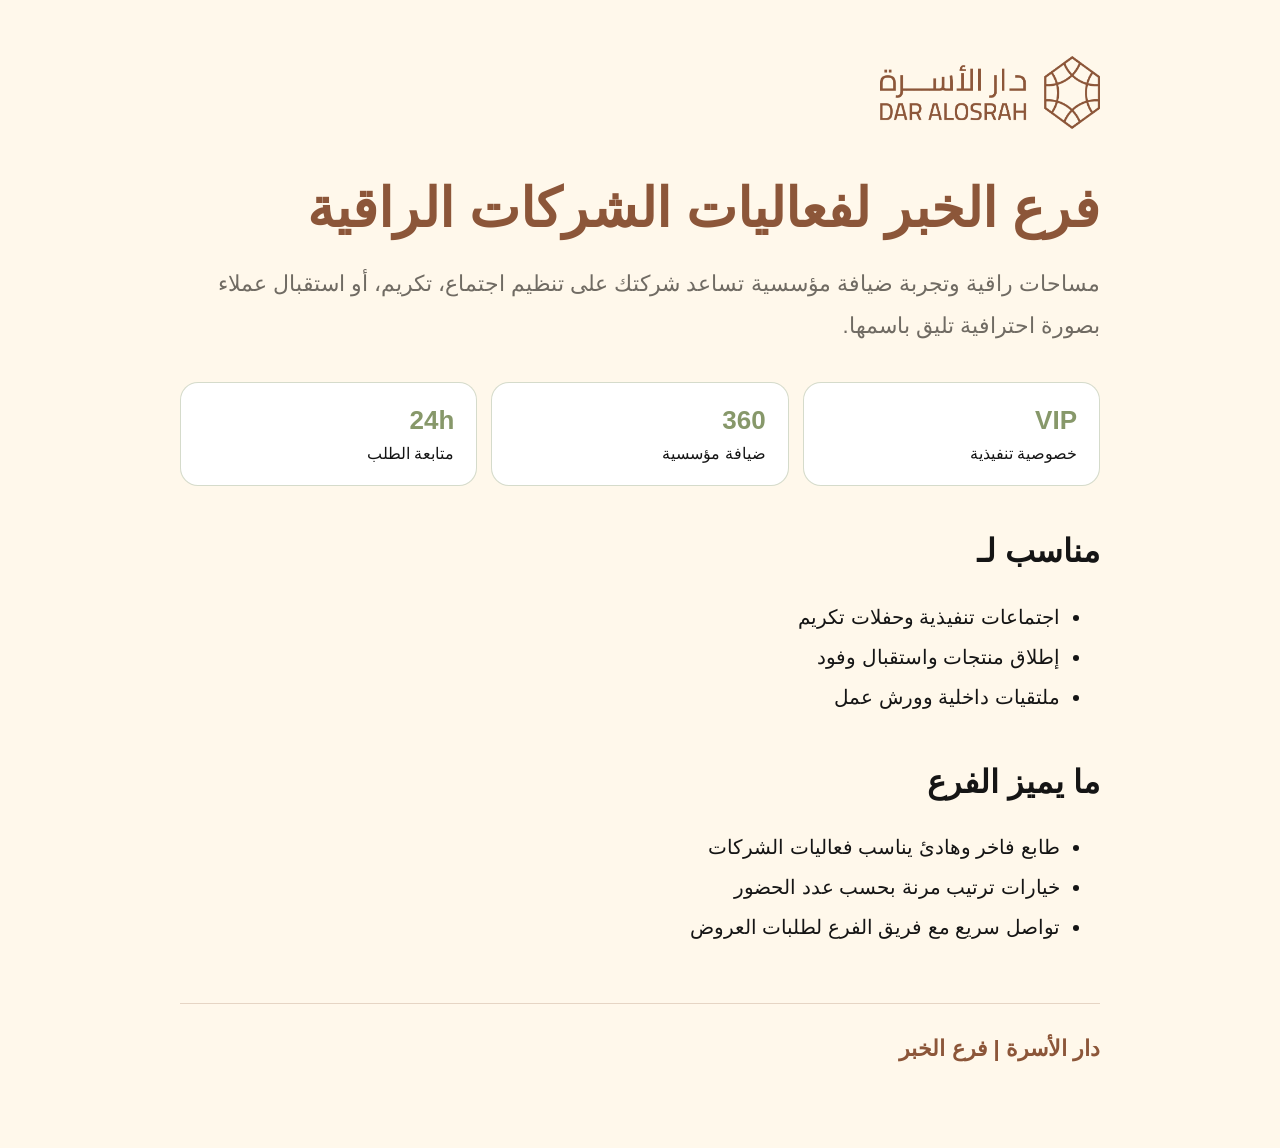
<file: profiles/profile-khobar.html>
<!DOCTYPE html>
<html lang="ar" dir="rtl">
<head>
<meta charset="UTF-8">
<meta name="viewport" content="width=device-width, initial-scale=1.0">
<title>بروفايل دار الأسرة | فرع الخبر</title>
<style>
  body{margin:0;font-family:Arial,sans-serif;background:#fff8eb;color:#151515}
  .profile{max-width:920px;margin:0 auto;padding:56px 32px}
  img{width:220px;display:block;margin-bottom:48px}
  h1{font-size:54px;line-height:1.15;margin:0 0 24px;color:#8c5639}
  p{font-size:22px;line-height:1.9;color:#706b63}
  .grid{display:grid;grid-template-columns:repeat(3,1fr);gap:14px;margin:36px 0}
  .card{padding:22px;border:1px solid rgba(135,152,106,.35);border-radius:18px;background:white}
  .card strong{display:block;font-size:26px;color:#87986A;margin-bottom:8px}
  h2{font-size:32px;margin-top:46px}
  ul{font-size:20px;line-height:2}
  .footer{margin-top:56px;padding-top:24px;border-top:1px solid rgba(140,86,57,.22);color:#8c5639;font-weight:700}
</style>
</head>
<body>
<main class="profile">
  <img src="../assets/dar-alosrah-logo.png" alt="دار الأسرة">
  <h1>فرع الخبر لفعاليات الشركات الراقية</h1>
  <p>مساحات راقية وتجربة ضيافة مؤسسية تساعد شركتك على تنظيم اجتماع، تكريم، أو استقبال عملاء بصورة احترافية تليق باسمها.</p>
  <section class="grid" aria-label="مزايا مختصرة">
    <div class="card"><strong>VIP</strong><span>خصوصية تنفيذية</span></div>
    <div class="card"><strong>360</strong><span>ضيافة مؤسسية</span></div>
    <div class="card"><strong>24h</strong><span>متابعة الطلب</span></div>
  </section>
  <h2>مناسب لـ</h2>
  <ul>
    <li>اجتماعات تنفيذية وحفلات تكريم</li>
    <li>إطلاق منتجات واستقبال وفود</li>
    <li>ملتقيات داخلية وورش عمل</li>
  </ul>
  <h2>ما يميز الفرع</h2>
  <ul>
    <li>طابع فاخر وهادئ يناسب فعاليات الشركات</li>
    <li>خيارات ترتيب مرنة بحسب عدد الحضور</li>
    <li>تواصل سريع مع فريق الفرع لطلبات العروض</li>
  </ul>
  <p class="footer">دار الأسرة | فرع الخبر</p>
</main>
</body>
</html>
</file>
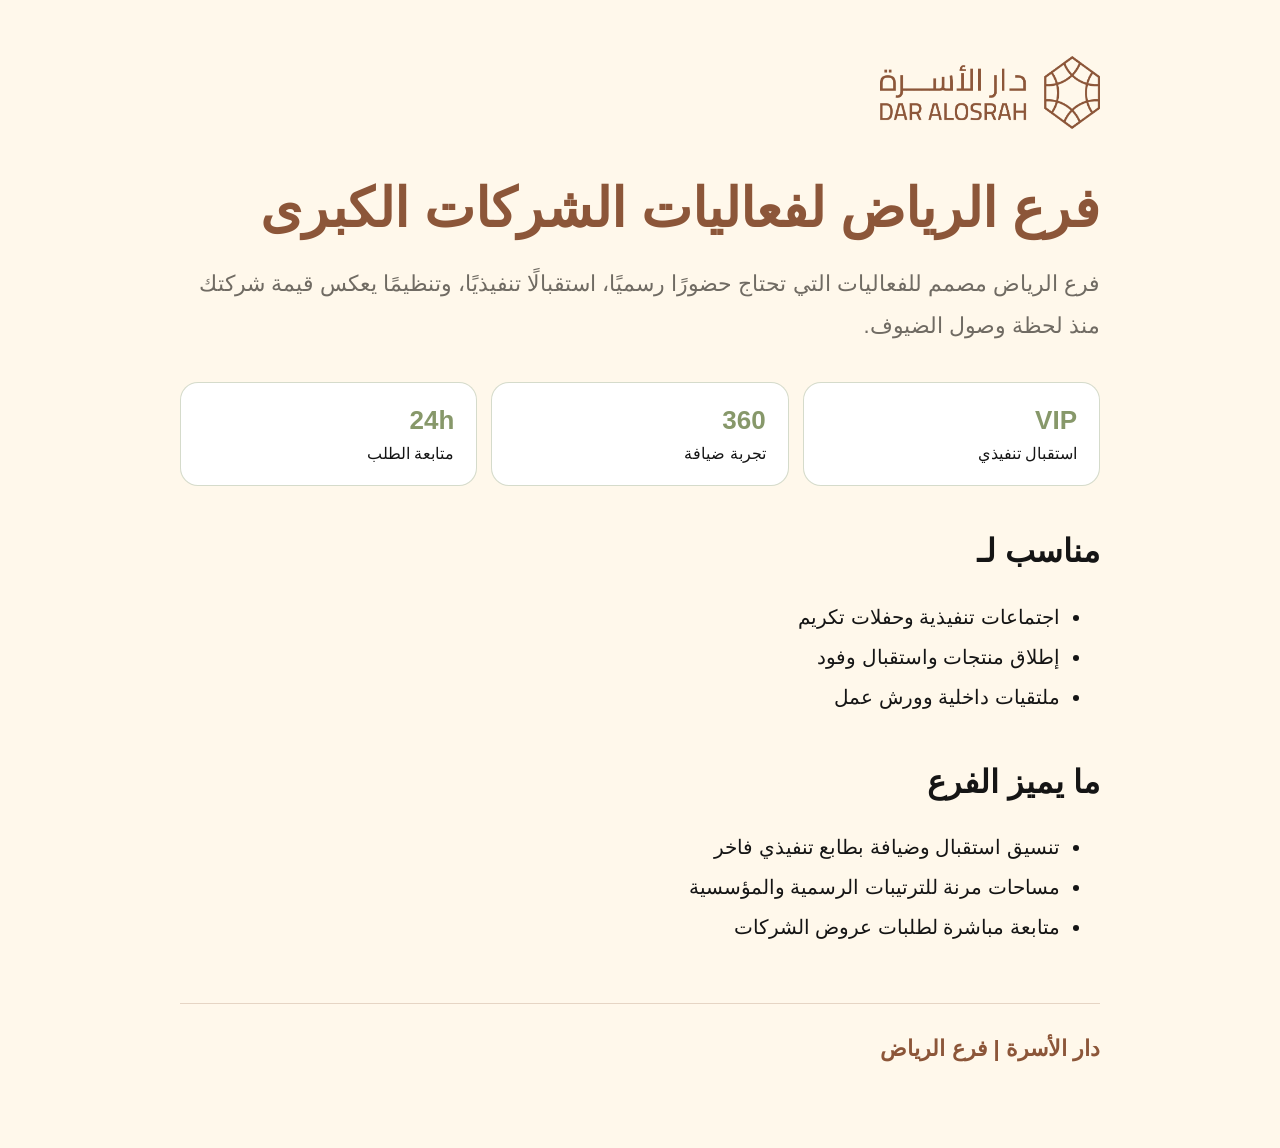
<file: profiles/profile-riyadh.html>
<!DOCTYPE html>
<html lang="ar" dir="rtl">
<head>
<meta charset="UTF-8">
<meta name="viewport" content="width=device-width, initial-scale=1.0">
<title>بروفايل دار الأسرة | فرع الرياض</title>
<style>
  body{margin:0;font-family:Arial,sans-serif;background:#fff8eb;color:#151515}
  .profile{max-width:920px;margin:0 auto;padding:56px 32px}
  img{width:220px;display:block;margin-bottom:48px}
  h1{font-size:54px;line-height:1.15;margin:0 0 24px;color:#8c5639}
  p{font-size:22px;line-height:1.9;color:#706b63}
  .grid{display:grid;grid-template-columns:repeat(3,1fr);gap:14px;margin:36px 0}
  .card{padding:22px;border:1px solid rgba(135,152,106,.35);border-radius:18px;background:white}
  .card strong{display:block;font-size:26px;color:#87986A;margin-bottom:8px}
  h2{font-size:32px;margin-top:46px}
  ul{font-size:20px;line-height:2}
  .footer{margin-top:56px;padding-top:24px;border-top:1px solid rgba(140,86,57,.22);color:#8c5639;font-weight:700}
</style>
</head>
<body>
<main class="profile">
  <img src="../assets/dar-alosrah-logo.png" alt="دار الأسرة">
  <h1>فرع الرياض لفعاليات الشركات الكبرى</h1>
  <p>فرع الرياض مصمم للفعاليات التي تحتاج حضورًا رسميًا، استقبالًا تنفيذيًا، وتنظيمًا يعكس قيمة شركتك منذ لحظة وصول الضيوف.</p>
  <section class="grid" aria-label="مزايا مختصرة">
    <div class="card"><strong>VIP</strong><span>استقبال تنفيذي</span></div>
    <div class="card"><strong>360</strong><span>تجربة ضيافة</span></div>
    <div class="card"><strong>24h</strong><span>متابعة الطلب</span></div>
  </section>
  <h2>مناسب لـ</h2>
  <ul>
    <li>اجتماعات تنفيذية وحفلات تكريم</li>
    <li>إطلاق منتجات واستقبال وفود</li>
    <li>ملتقيات داخلية وورش عمل</li>
  </ul>
  <h2>ما يميز الفرع</h2>
  <ul>
    <li>تنسيق استقبال وضيافة بطابع تنفيذي فاخر</li>
    <li>مساحات مرنة للترتيبات الرسمية والمؤسسية</li>
    <li>متابعة مباشرة لطلبات عروض الشركات</li>
  </ul>
  <p class="footer">دار الأسرة | فرع الرياض</p>
</main>
</body>
</html>
</file>
<file: assets/styles.css>
@import url('https://fonts.googleapis.com/css2?family=Cairo:wght@400;500;700;800&display=swap');

:root{
  --terracotta:#8c5639;
  --terracotta-dark:#5e3526;
  --palm:#87986A;
  --palm-dark:#5f6d49;
  --ivory:#fff8eb;
  --sand:#f3eadc;
  --ink:#8c5639;
  --text:#2b2b2b;
  --muted:#706b63;
  --line:rgba(94,53,38,.16);
  --white:#ffffff;
  --shadow:0 24px 70px rgba(49,32,21,.16);
}

*{
  margin:0;
  padding:0;
  box-sizing:border-box;
}

html{
  scroll-behavior:smooth;
}

body{
  font-family:'Cairo',sans-serif;
  background:var(--ivory);
  color:var(--text);
  overflow-x:hidden;
}

body::before{
  content:"";
  position:fixed;
  inset:0;
  pointer-events:none;
  z-index:-1;
  background:
    linear-gradient(115deg, rgba(140,86,57,.08), transparent 34%),
    radial-gradient(circle at 12% 28%, rgba(135,152,106,.16), transparent 26%),
    linear-gradient(180deg, var(--ivory), #fff);
}

img{
  display:block;
  width:100%;
}

a{
  color:inherit;
}

.header{
  position:fixed;
  top:18px;
  left:50%;
  z-index:100;
  width:min(1120px, calc(100% - 36px));
  height:78px;
  transform:translateX(-50%);
  display:flex;
  justify-content:space-between;
  align-items:center;
  padding:0 18px 0 24px;
  background:rgba(255,248,235,.76);
  backdrop-filter:blur(18px);
  border:1px solid var(--line);
  border-radius:999px;
  box-shadow:0 18px 44px rgba(49,32,21,.08);
  transition:height .35s ease, background .35s ease, box-shadow .35s ease, top .35s ease;
}

.header.is-scrolled{
  top:10px;
  height:66px;
  background:rgba(255,255,255,.82);
  box-shadow:0 16px 40px rgba(49,32,21,.13);
}

.logo{
  display:inline-flex;
  align-items:center;
  text-decoration:none;
}

.logo img{
  width:auto;
  height:52px;
  max-width:220px;
  object-fit:contain;
  transition:height .35s ease, transform .35s ease;
}

.header.is-scrolled .logo img{
  height:44px;
}

.logo:hover img{
  transform:scale(1.04);
}

.nav{
  display:flex;
  align-items:center;
  gap:8px;
}

.nav a{
  position:relative;
  min-width:86px;
  padding:12px 16px;
  text-align:center;
  text-decoration:none;
  color:var(--text);
  font-size:15px;
  font-weight:800;
  border-radius:999px;
  transition:color .25s ease, background .25s ease, transform .25s ease;
}

.nav a:hover{
  color:var(--palm-dark);
  background:rgba(135,152,106,.16);
  transform:translateY(-2px);
}

.menu-toggle{
  display:none;
  width:44px;
  height:44px;
  border:0;
  border-radius:50%;
  background:var(--palm);
  cursor:pointer;
}

.menu-toggle span{
  display:block;
  width:18px;
  height:2px;
  margin:5px auto;
  background:white;
  border-radius:2px;
  transition:transform .25s ease;
}

.menu-toggle.is-open span:first-child{
  transform:translateY(3.5px) rotate(45deg);
}

.menu-toggle.is-open span:last-child{
  transform:translateY(-3.5px) rotate(-45deg);
}

.hero{
  position:relative;
  min-height:100vh;
  display:grid;
  align-items:center;
  grid-template-columns:minmax(0, 1fr) 340px;
  gap:48px;
  padding:132px 6% 72px;
  overflow:hidden;
  isolation:isolate;
}

.hero-image{
  position:absolute;
  inset:0;
  z-index:-3;
  height:100%;
  object-fit:cover;
  transform:scale(1.05);
  animation:heroZoom 16s ease-in-out infinite alternate;
}

.hero-overlay{
  position:absolute;
  inset:0;
  z-index:-2;
  background:
    linear-gradient(90deg, rgba(255,248,235,.28), rgba(255,248,235,.92) 54%, rgba(255,248,235,.98)),
    linear-gradient(180deg, rgba(21,21,21,.14), transparent 45%, rgba(255,248,235,.88));
}

.hero::after{
  content:"";
  position:absolute;
  right:6%;
  bottom:56px;
  z-index:-1;
  width:44%;
  height:1px;
  background:linear-gradient(90deg, transparent, rgba(140,86,57,.42), transparent);
}

.hero-content{
  position:relative;
  z-index:2;
  max-width:800px;
  animation:heroContentIn .85s ease both;
}

.kicker,
.section-heading span,
.branch-content span,
.cta-inner span{
  display:inline-flex;
  align-items:center;
  gap:10px;
  margin-bottom:20px;
  font-size:14px;
  font-weight:800;
  color:var(--terracotta-dark);
}

.kicker::before,
.section-heading span::before,
.branch-content span::before,
.cta-inner span::before{
  content:"";
  width:34px;
  height:2px;
  background:var(--palm);
}

.hero h1{
  max-width:760px;
  font-size:clamp(44px, 7vw, 96px);
  line-height:1.08;
  font-weight:800;
  color:var(--ink);
  text-wrap:balance;
}

.description{
  max-width:620px;
  margin:28px 0 34px;
  font-size:19px;
  line-height:2;
  color:var(--muted);
}

.hero-actions,
.buttons,
.cta-buttons{
  display:flex;
  gap:14px;
  flex-wrap:wrap;
}

.btn-primary,
.btn-ghost,
.buttons a,
.cta-buttons a{
  position:relative;
  min-height:54px;
  padding:0 26px;
  display:inline-flex;
  align-items:center;
  justify-content:center;
  overflow:hidden;
  border-radius:999px;
  text-decoration:none;
  font-weight:800;
  transition:transform .25s ease, box-shadow .25s ease, border-color .25s ease, background .25s ease;
}

.btn-primary,
.buttons a:first-child,
.cta-buttons a{
  background:var(--terracotta);
  color:white;
  box-shadow:0 16px 34px rgba(140,86,57,.25);
}

.btn-ghost,
.buttons a:last-child{
  border:1px solid rgba(135,152,106,.48);
  color:var(--palm-dark);
  background:rgba(255,255,255,.45);
}

.btn-primary:hover,
.btn-ghost:hover,
.buttons a:hover,
.cta-buttons a:hover{
  transform:translateY(-3px);
  box-shadow:0 20px 42px rgba(94,53,38,.2);
}

.hero-panel{
  align-self:end;
  display:grid;
  gap:12px;
  padding:16px;
  border:1px solid rgba(255,255,255,.58);
  border-radius:28px;
  background:rgba(255,255,255,.55);
  backdrop-filter:blur(18px);
  box-shadow:var(--shadow);
  animation:heroContentIn .85s .12s ease both;
}

.hero-panel div{
  display:flex;
  justify-content:space-between;
  align-items:center;
  gap:18px;
  padding:18px;
  border-radius:20px;
  background:rgba(255,248,235,.68);
  border:1px solid rgba(135,152,106,.22);
}

.hero-panel strong{
  color:var(--palm-dark);
  font-size:28px;
  line-height:1;
}

.hero-panel span{
  color:var(--muted);
  font-weight:800;
}

.statement{
  padding:118px 6%;
  background:linear-gradient(180deg, #fff, var(--sand));
}

.statement p{
  max-width:1050px;
  font-size:clamp(28px, 4vw, 52px);
  line-height:1.7;
  font-weight:800;
  color:var(--ink);
  text-wrap:balance;
}

.experience-video{
  padding:0 6% 128px;
  background:var(--sand);
  display:grid;
  grid-template-columns:repeat(2, minmax(0, 1fr));
  gap:24px;
}

.video-frame{
  position:relative;
  aspect-ratio:16 / 9;
  overflow:hidden;
  border-radius:34px;
  background:var(--terracotta);
  box-shadow:var(--shadow);
}

.video-frame iframe{
  position:absolute;
  inset:0;
  width:100%;
  height:100%;
  border:0;
}

.branches{
  padding:124px 6% 56px;
  background:white;
}

.section-heading{
  max-width:720px;
  margin-bottom:72px;
}

.section-heading h2{
  color:var(--ink);
  font-size:clamp(34px, 4vw, 62px);
  line-height:1.25;
  font-weight:800;
}

.branch-grid{
  display:grid;
  grid-template-columns:1.1fr .9fr;
  gap:64px;
  align-items:center;
  margin-bottom:118px;
}

.reverse{
  direction:ltr;
}

.reverse .branch-content{
  direction:rtl;
}

.branch-image{
  position:relative;
  overflow:hidden;
  border-radius:30px;
  box-shadow:var(--shadow);
}

.branch-image::after{
  content:"";
  position:absolute;
  inset:0;
  background:linear-gradient(180deg, transparent, rgba(21,21,21,.16));
  opacity:.7;
}

.branch-image img{
  height:680px;
  object-fit:cover;
  transition:transform .75s ease, filter .75s ease;
}

.branch-grid:hover .branch-image img{
  transform:scale(1.06);
  filter:saturate(1.08) contrast(1.03);
}

.branch-content{
  max-width:540px;
}

.branch-content h3{
  margin:14px 0 24px;
  color:var(--ink);
  font-size:clamp(36px, 4.4vw, 66px);
  line-height:1.18;
  font-weight:800;
  text-wrap:balance;
}

.branch-content p{
  max-width:520px;
  color:var(--muted);
  font-size:18px;
  line-height:2;
}

.buttons{
  margin-top:34px;
}

.experience-statement{
  position:relative;
  overflow:hidden;
  padding:172px 6%;
  background:var(--terracotta-dark);
  color:white;
}

.experience-statement::after{
  content:"";
  position:absolute;
  inset:auto 6% 0 auto;
  width:300px;
  height:300px;
  border:1px solid rgba(255,255,255,.2);
  border-radius:50%;
  transform:translateY(42%);
}

.experience-statement h2{
  position:relative;
  z-index:1;
  max-width:920px;
  font-size:clamp(42px, 6vw, 86px);
  line-height:1.48;
  font-weight:800;
}

.marquee{
  position:absolute;
  top:34px;
  right:0;
  display:flex;
  gap:30px;
  min-width:200%;
  color:rgba(255,255,255,.12);
  font-size:72px;
  font-weight:800;
  white-space:nowrap;
  animation:marquee 24s linear infinite;
}

.gallery-section{
  padding:118px 6%;
  background:white;
}

.gallery-category{
  display:grid;
  gap:24px;
  margin-top:56px;
}

.gallery-category + .gallery-category{
  margin-top:82px;
}

.gallery-category-header{
  display:flex;
  justify-content:space-between;
  align-items:end;
  gap:24px;
}

.gallery-category-header span{
  display:inline-flex;
  align-items:center;
  gap:10px;
  color:var(--terracotta-dark);
  font-size:14px;
  font-weight:800;
  white-space:nowrap;
}

.gallery-category-header span::before{
  content:"";
  width:34px;
  height:2px;
  background:var(--palm);
}

.gallery-category-header h3{
  max-width:620px;
  color:var(--ink);
  font-size:clamp(28px, 3.6vw, 52px);
  line-height:1.2;
  font-weight:800;
  text-align:left;
}

.gallery-grid{
  display:grid;
  grid-template-columns:1.1fr .9fr .9fr;
  gap:18px;
}

.gallery-grid figure{
  position:relative;
  overflow:hidden;
  min-height:430px;
  border-radius:24px;
  background:var(--sand);
  box-shadow:0 18px 48px rgba(49,32,21,.1);
}

.gallery-grid figure:first-child{
  min-height:520px;
}

.gallery-grid img{
  height:100%;
  object-fit:cover;
  transition:transform .7s ease, filter .7s ease;
}

.gallery-grid figure:hover img{
  transform:scale(1.06);
  filter:saturate(1.05);
}

.gallery-more-actions{
  display:flex;
  justify-content:center;
  margin-top:56px;
}

.gallery-more-actions a{
  min-height:56px;
  padding:0 32px;
  display:inline-flex;
  align-items:center;
  justify-content:center;
  border-radius:999px;
  background:var(--terracotta);
  color:white;
  text-decoration:none;
  font-weight:800;
  box-shadow:0 16px 34px rgba(140,86,57,.2);
  transition:transform .25s ease, box-shadow .25s ease;
}

.gallery-more-actions a:hover{
  transform:translateY(-3px);
  box-shadow:0 20px 42px rgba(94,53,38,.2);
}

.gallery-page-hero{
  min-height:76vh;
  display:grid;
  align-items:end;
  padding:140px 6% 70px;
  background:
    linear-gradient(rgba(255,248,235,.88), rgba(255,248,235,.96)),
    url('gallery-ceremony.jpg?v=kh-lounge') center/cover;
}

.gallery-page-section{
  padding:104px 6% 128px;
  background:white;
}

.all-gallery-grid{
  display:grid;
  grid-template-columns:repeat(4, minmax(0, 1fr));
  gap:18px;
}

.all-gallery-grid figure{
  overflow:hidden;
  min-height:360px;
  border-radius:24px;
  background:var(--sand);
  box-shadow:0 18px 48px rgba(49,32,21,.1);
}

.all-gallery-grid img{
  height:100%;
  object-fit:cover;
  transition:transform .7s ease, filter .7s ease;
}

.all-gallery-grid figure:hover img{
  transform:scale(1.06);
  filter:saturate(1.05);
}

.cta{
  padding:132px 6%;
  text-align:center;
  background:
    linear-gradient(rgba(255,248,235,.9), rgba(255,248,235,.96)),
    url('https://images.unsplash.com/photo-1511578314322-379afb476865?q=80&w=1800&auto=format&fit=crop') center/cover;
}

.cta-inner{
  max-width:900px;
  margin:0 auto;
}

.cta-inner span{
  justify-content:center;
}

.cta h2{
  margin-bottom:38px;
  color:var(--ink);
  font-size:clamp(36px, 5vw, 68px);
  line-height:1.25;
  font-weight:800;
}

.cta-buttons{
  justify-content:center;
}

.whatsapp{
  position:fixed;
  left:22px;
  bottom:22px;
  z-index:999;
  min-height:56px;
  padding:0 24px;
  display:none;
  align-items:center;
  justify-content:center;
  background:var(--ink);
  color:white;
  border-radius:999px;
  text-decoration:none;
  font-weight:800;
  box-shadow:0 16px 34px rgba(0,0,0,.22);
  transition:transform .25s ease, background .25s ease;
}

.whatsapp:hover{
  transform:translateY(-4px);
  background:#1f6f48;
}

.branch-page-hero{
  position:relative;
  min-height:100vh;
  display:grid;
  grid-template-columns:minmax(0, 1fr) 330px;
  align-items:end;
  gap:42px;
  padding:140px 6% 70px;
  overflow:hidden;
  isolation:isolate;
  background:var(--ivory);
}

.branch-page-image{
  position:absolute;
  inset:0;
  z-index:-3;
  height:100%;
  object-fit:cover;
}

.branch-page-hero::before{
  content:"";
  position:absolute;
  inset:0;
  z-index:-2;
  background:rgba(255,248,235,.84);
}

.branch-page-hero::after{
  content:"";
  position:absolute;
  inset:auto 6% 44px 6%;
  z-index:-1;
  height:1px;
  background:rgba(135,152,106,.44);
}

.branch-page-content{
  max-width:830px;
  animation:heroContentIn .85s ease both;
}

.branch-page-content h1{
  max-width:860px;
  color:var(--ink);
  font-size:clamp(46px, 7vw, 98px);
  line-height:1.08;
  font-weight:800;
  text-wrap:balance;
}

.branch-stats{
  align-self:end;
  display:grid;
  gap:12px;
  padding:16px;
  border:1px solid rgba(135,152,106,.22);
  border-radius:28px;
  background:rgba(255,255,255,.62);
  backdrop-filter:blur(18px);
  box-shadow:var(--shadow);
  animation:heroContentIn .85s .12s ease both;
}

.branch-stats div{
  display:grid;
  gap:8px;
  padding:18px;
  border:1px solid rgba(135,152,106,.2);
  border-radius:20px;
  background:rgba(255,248,235,.7);
}

.branch-stats strong{
  color:var(--palm-dark);
  font-size:30px;
  line-height:1;
}

.branch-stats span{
  color:var(--muted);
  font-weight:800;
}

.branch-detail-section,
.branch-media-section,
.lead-section{
  padding:118px 6%;
}

.branch-detail-section{
  display:grid;
  grid-template-columns:1fr .86fr;
  gap:70px;
  align-items:start;
  background:white;
}

.branch-detail-section span,
.lead-section span{
  display:inline-flex;
  align-items:center;
  gap:10px;
  margin-bottom:18px;
  color:var(--terracotta-dark);
  font-size:14px;
  font-weight:800;
}

.branch-detail-section span::before,
.lead-section span::before{
  content:"";
  width:34px;
  height:2px;
  background:var(--palm);
}

.branch-detail-section h2,
.lead-section h2{
  max-width:780px;
  color:var(--ink);
  font-size:clamp(34px, 4.6vw, 68px);
  line-height:1.22;
  font-weight:800;
  text-wrap:balance;
}

.branch-detail-section p,
.lead-section p{
  max-width:640px;
  margin-top:22px;
  color:var(--muted);
  font-size:18px;
  line-height:2;
}

.feature-list-modern{
  display:grid;
  gap:14px;
}

.feature-list-modern p{
  position:relative;
  max-width:none;
  margin:0;
  padding:22px 24px;
  border:1px solid rgba(135,152,106,.24);
  border-radius:22px;
  background:var(--ivory);
  color:var(--text);
  font-weight:800;
}

.feature-list-modern p::before{
  content:"";
  display:inline-block;
  width:10px;
  height:10px;
  margin-left:12px;
  border-radius:50%;
  background:var(--palm);
}

.branch-media-section{
  background:var(--sand);
}

.media-showcase{
  display:grid;
  grid-template-columns:1.1fr .9fr;
  gap:34px;
  align-items:stretch;
}

.media-showcase img{
  height:560px;
  object-fit:cover;
  border-radius:28px;
  box-shadow:var(--shadow);
}

.media-showcase > div{
  padding:34px;
  border:1px solid rgba(135,152,106,.24);
  border-radius:28px;
  background:white;
}

.media-showcase h3{
  margin-bottom:22px;
  color:var(--ink);
  font-size:34px;
  font-weight:800;
}

.tag-grid{
  display:grid;
  grid-template-columns:repeat(2, minmax(0, 1fr));
  gap:12px;
}

.tag-grid span{
  min-height:58px;
  display:flex;
  align-items:center;
  justify-content:center;
  padding:12px;
  border:1px solid rgba(135,152,106,.28);
  border-radius:999px;
  color:var(--palm-dark);
  background:var(--ivory);
  font-weight:800;
  text-align:center;
}

.lead-section{
  display:grid;
  grid-template-columns:.78fr 1fr;
  gap:56px;
  align-items:start;
  background:white;
}

.lead-form-modern{
  display:grid;
  grid-template-columns:repeat(2, minmax(0, 1fr));
  gap:14px;
  padding:24px;
  border:1px solid rgba(135,152,106,.24);
  border-radius:28px;
  background:var(--ivory);
  box-shadow:var(--shadow);
}

.lead-form-modern label{
  display:grid;
  gap:9px;
  color:var(--ink);
  font-size:14px;
  font-weight:800;
}

.lead-form-modern .full,
.form-submit,
.form-note{
  grid-column:1 / -1;
}

.lead-form-modern input,
.lead-form-modern select,
.lead-form-modern textarea{
  width:100%;
  min-height:54px;
  border:1px solid rgba(94,53,38,.16);
  border-radius:16px;
  padding:0 16px;
  background:white;
  color:var(--text);
  font:inherit;
  outline:none;
  transition:border-color .25s ease, box-shadow .25s ease;
}

.lead-form-modern textarea{
  min-height:130px;
  padding-top:14px;
  resize:vertical;
}

.lead-form-modern input:focus,
.lead-form-modern select:focus,
.lead-form-modern textarea:focus{
  border-color:var(--palm);
  box-shadow:0 0 0 4px rgba(135,152,106,.16);
}

.form-submit{
  border:0;
  cursor:pointer;
}

.form-note{
  min-height:28px;
  margin:0;
  color:var(--palm-dark);
  font-weight:800;
}

.site-footer{
  display:grid;
  grid-template-columns:1.1fr .62fr .62fr .78fr;
  gap:44px;
  padding:72px 6% 30px;
  background:var(--palm);
  color:white;
}

.footer-brand img{
  width:220px;
  height:auto;
  margin-bottom:24px;
  filter:brightness(0) invert(1);
}

.footer-brand p{
  max-width:430px;
  color:rgba(255,255,255,.82);
  font-size:17px;
  line-height:1.9;
}

.footer-links,
.footer-social,
.footer-contact{
  display:grid;
  align-content:start;
  gap:12px;
}

.footer-links h3,
.footer-social h3,
.footer-contact h3{
  margin-bottom:12px;
  color:white;
  font-size:18px;
  font-weight:800;
}

.footer-links a,
.footer-contact a{
  width:max-content;
  color:rgba(255,255,255,.78);
  text-decoration:none;
  font-weight:800;
  transition:color .25s ease, transform .25s ease;
}

.footer-contact a[href^="tel:"]{
  display:grid;
  grid-template-columns:58px max-content;
  align-items:center;
  column-gap:10px;
  direction:rtl;
}

.footer-contact a[href^="tel:"] span{
  text-align:right;
}

.footer-contact a[href^="tel:"] bdi{
  direction:ltr;
  text-align:left;
  font-variant-numeric:tabular-nums;
}

.footer-links a:hover,
.footer-contact a:hover{
  color:white;
  transform:translateX(-4px);
}

.social-links{
  display:flex;
  gap:8px;
  flex-wrap:wrap;
}

.social-links a{
  width:36px;
  height:36px;
  display:grid;
  place-items:center;
  border:1px solid rgba(255,255,255,.28);
  border-radius:50%;
  color:white;
  background:rgba(255,255,255,.08);
  text-decoration:none;
  font-size:11px;
  font-weight:800;
  transition:background .25s ease, transform .25s ease, border-color .25s ease;
}

.social-links a:hover{
  transform:translateY(-4px);
  border-color:white;
  background:var(--terracotta);
}

.footer-bottom{
  grid-column:1 / -1;
  display:flex;
  justify-content:space-between;
  gap:16px;
  padding-top:26px;
  border-top:1px solid rgba(255,255,255,.2);
  color:rgba(255,255,255,.76);
  font-size:14px;
  font-weight:800;
}

.reveal{
  opacity:0;
  transform:translateY(34px);
  transition:opacity .8s ease, transform .8s ease;
}

.hero .reveal{
  opacity:1;
  transform:none;
}

.reveal.is-visible{
  opacity:1;
  transform:translateY(0);
}

.delay-1{
  transition-delay:.12s;
}

.delay-2{
  transition-delay:.24s;
}

@keyframes heroZoom{
  from{ transform:scale(1.05); }
  to{ transform:scale(1.12); }
}

@keyframes heroContentIn{
  from{
    opacity:0;
    transform:translateY(22px);
  }
  to{
    opacity:1;
    transform:translateY(0);
  }
}

@keyframes marquee{
  from{ transform:translateX(0); }
  to{ transform:translateX(50%); }
}

@media(max-width:980px){
  .header{
    width:calc(100% - 28px);
  }

  .menu-toggle{
    display:block;
  }

  .nav{
    position:absolute;
    top:calc(100% + 12px);
    left:0;
    right:0;
    display:grid;
    gap:6px;
    padding:12px;
    background:rgba(255,255,255,.94);
    border:1px solid var(--line);
    border-radius:24px;
    box-shadow:var(--shadow);
    opacity:0;
    transform:translateY(-10px);
    pointer-events:none;
    transition:opacity .25s ease, transform .25s ease;
  }

  .nav.is-open{
    opacity:1;
    transform:translateY(0);
    pointer-events:auto;
  }

  .nav a{
    width:100%;
  }

  .hero{
    min-height:auto;
    grid-template-columns:1fr;
    padding:124px 24px 56px;
  }

  .hero-panel{
    align-self:stretch;
  }

  .statement,
  .branches,
  .experience-statement,
  .cta{
    padding-left:24px;
    padding-right:24px;
  }

  .experience-video{
    padding-left:24px;
    padding-right:24px;
    grid-template-columns:1fr;
  }

  .branch-grid,
  .branch-grid.reverse{
    grid-template-columns:1fr;
    gap:34px;
    direction:rtl;
    margin-bottom:86px;
  }

  .branch-image img{
    height:460px;
  }

  .gallery-grid{
    grid-template-columns:1fr;
  }

  .all-gallery-grid{
    grid-template-columns:repeat(2, minmax(0, 1fr));
  }

  .gallery-category-header{
    display:grid;
  }

  .gallery-category-header h3{
    text-align:right;
  }

  .gallery-grid figure,
  .gallery-grid figure:first-child{
    min-height:340px;
  }

  .all-gallery-grid figure{
    min-height:320px;
  }

  .branch-page-hero,
  .branch-detail-section,
  .media-showcase,
  .lead-section,
  .site-footer{
    grid-template-columns:1fr;
  }

  .branch-page-hero{
    min-height:auto;
    padding:124px 24px 58px;
  }

  .branch-detail-section,
  .branch-media-section,
  .lead-section,
  .site-footer{
    padding:86px 24px;
  }

  .site-footer{
    gap:34px;
    padding-bottom:28px;
  }

  .footer-bottom{
    grid-column:auto;
  }

  .media-showcase img{
    height:420px;
  }
}

@media(max-width:560px){
  .header{
    top:10px;
    height:66px;
    padding:0 12px 0 14px;
  }

  .logo img{
    height:38px;
    max-width:170px;
  }

  .hero{
    padding-top:104px;
  }

  .hero h1{
    font-size:42px;
  }

  .description,
  .branch-content p{
    font-size:16px;
  }

  .btn-primary,
  .btn-ghost,
  .buttons a,
  .cta-buttons a{
    width:100%;
  }

  .hero-panel div{
    padding:15px;
  }

  .statement{
    padding-top:82px;
    padding-bottom:82px;
  }

  .experience-video{
    padding-bottom:84px;
  }

  .video-frame{
    border-radius:24px;
  }

  .branches{
    padding-top:84px;
  }

  .section-heading{
    margin-bottom:46px;
  }

  .branch-image{
    border-radius:22px;
  }

  .branch-image img{
    height:360px;
  }

  .experience-statement{
    padding-top:122px;
    padding-bottom:122px;
  }

  .marquee{
    font-size:46px;
  }

  .gallery-section{
    padding:84px 10px;
  }

  .gallery-category{
    margin-top:40px;
  }

  .gallery-category + .gallery-category{
    margin-top:58px;
  }

  .gallery-grid{
    gap:10px;
  }

  .gallery-grid figure{
    border-radius:18px;
  }

  .gallery-more-actions a{
    width:100%;
  }

  .gallery-page-hero{
    min-height:auto;
    padding:116px 24px 62px;
  }

  .gallery-page-section{
    padding:72px 10px 88px;
  }

  .all-gallery-grid{
    grid-template-columns:1fr;
    gap:10px;
  }

  .all-gallery-grid figure{
    min-height:280px;
    border-radius:18px;
  }

  .whatsapp{
    left:16px;
    bottom:16px;
    min-height:50px;
  }

  .branch-page-content h1{
    font-size:42px;
  }

  .branch-stats{
    border-radius:22px;
  }

  .lead-form-modern,
  .tag-grid{
    grid-template-columns:1fr;
  }

  .lead-form-modern{
    padding:16px;
    border-radius:22px;
  }

  .media-showcase img{
    height:320px;
    border-radius:22px;
  }

  .media-showcase > div{
    padding:22px;
    border-radius:22px;
  }

  .footer-brand img{
    width:180px;
  }

  .footer-bottom{
    flex-direction:column;
  }
}

@media(prefers-reduced-motion:reduce){
  *,
  *::before,
  *::after{
    animation-duration:.01ms !important;
    animation-iteration-count:1 !important;
    scroll-behavior:auto !important;
    transition-duration:.01ms !important;
  }

  .reveal{
    opacity:1;
    transform:none;
  }
}
</file>
